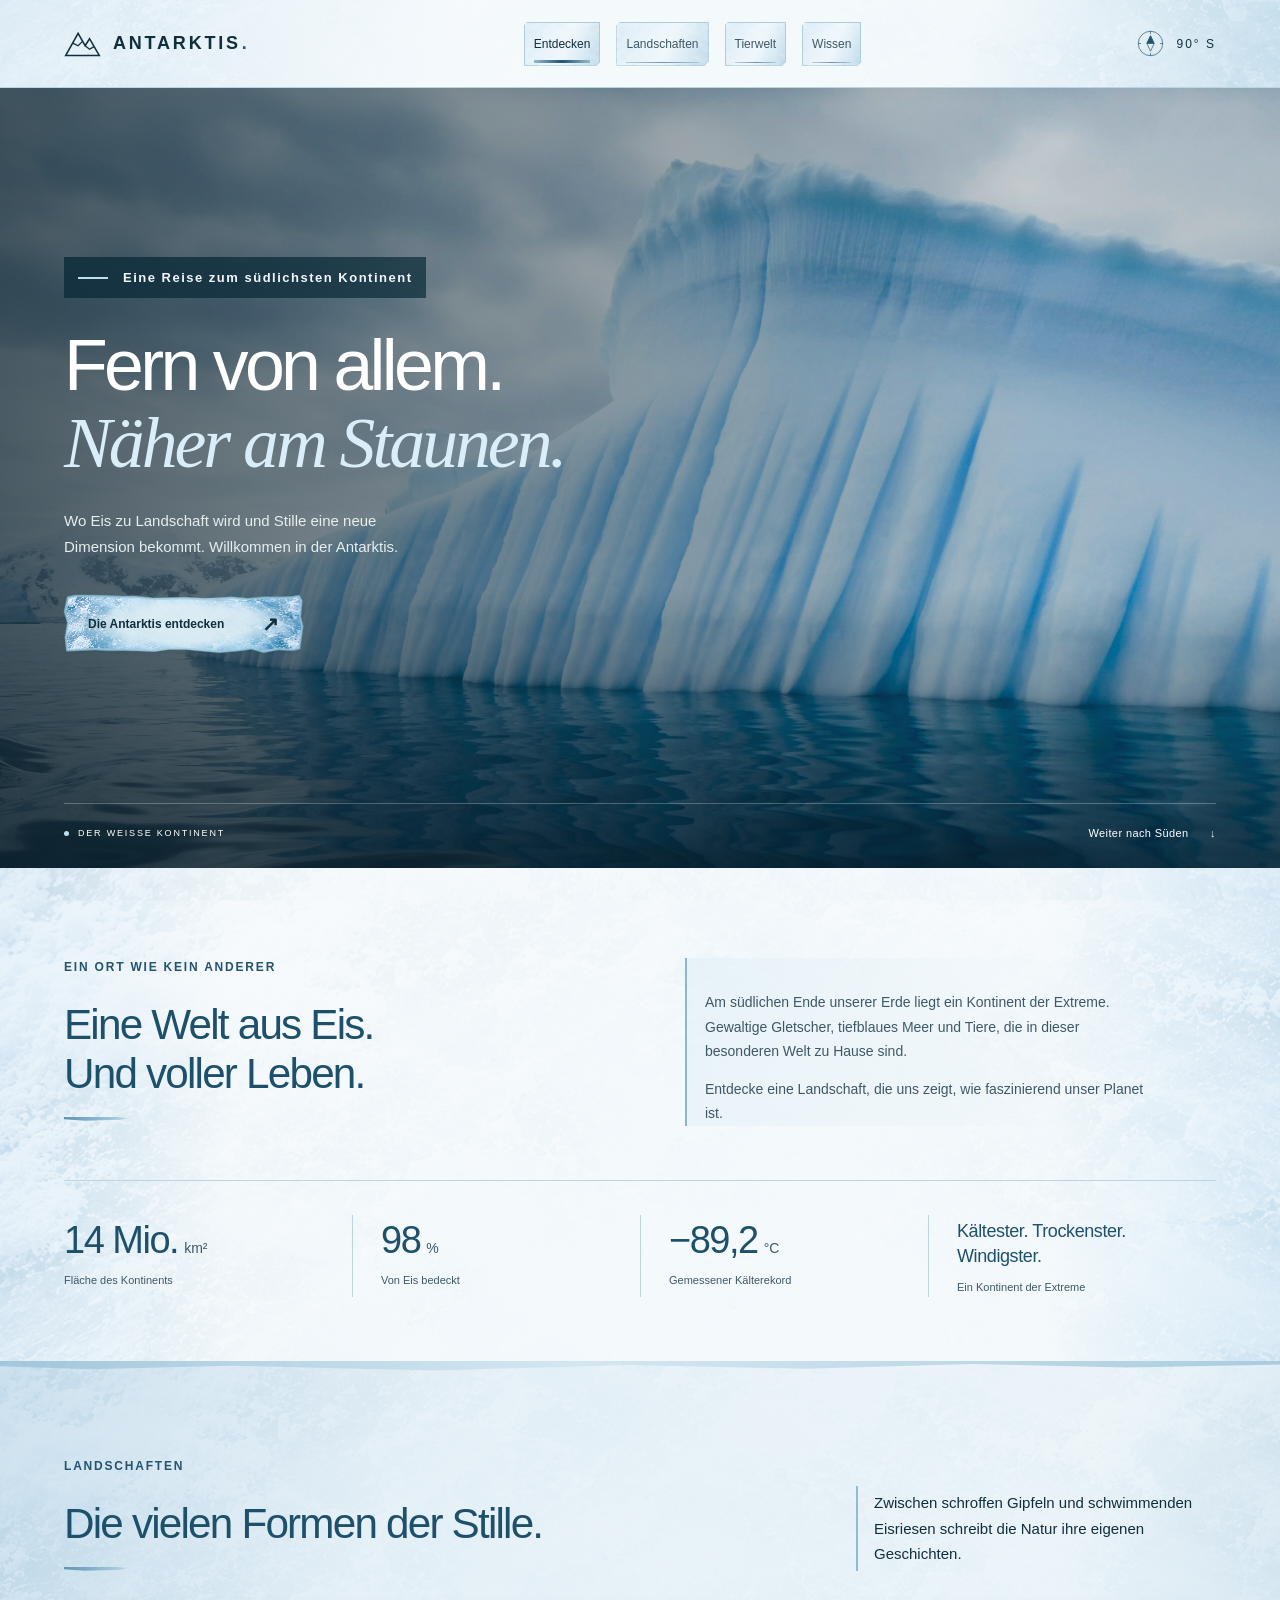
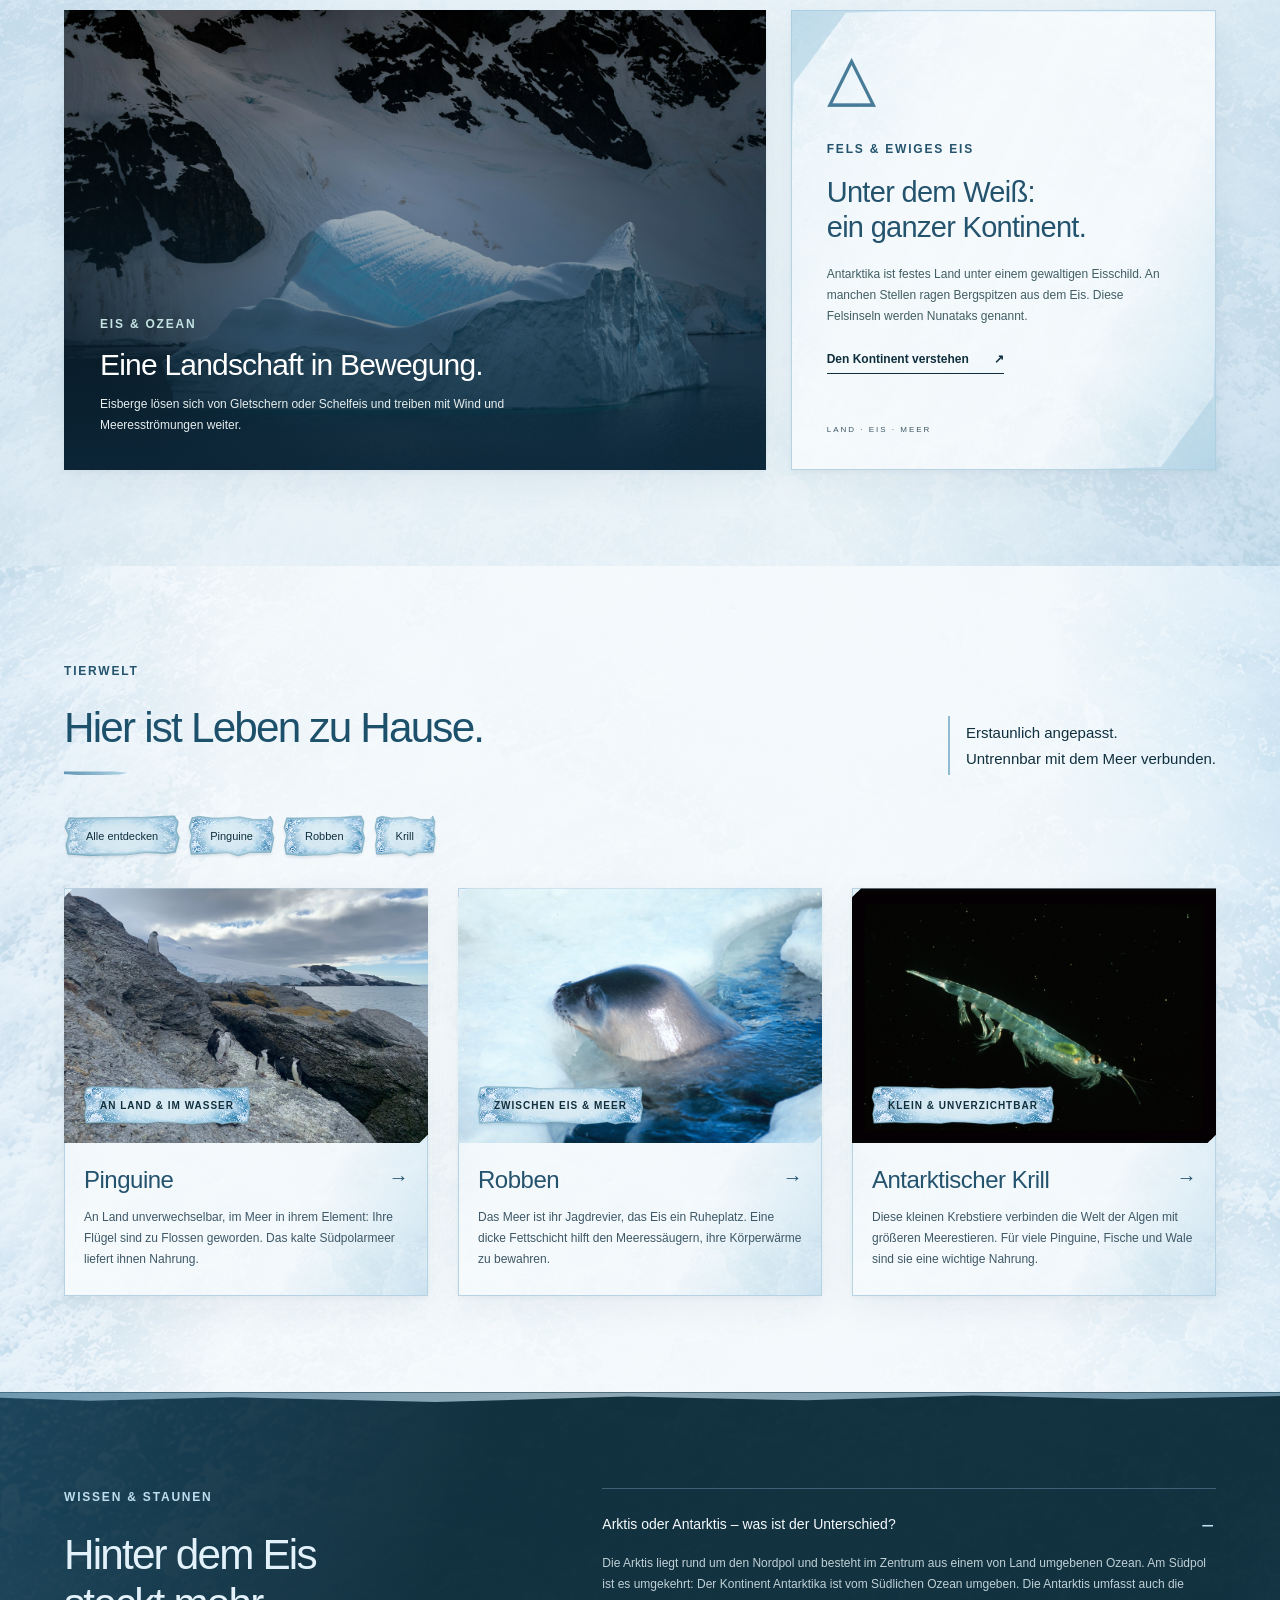
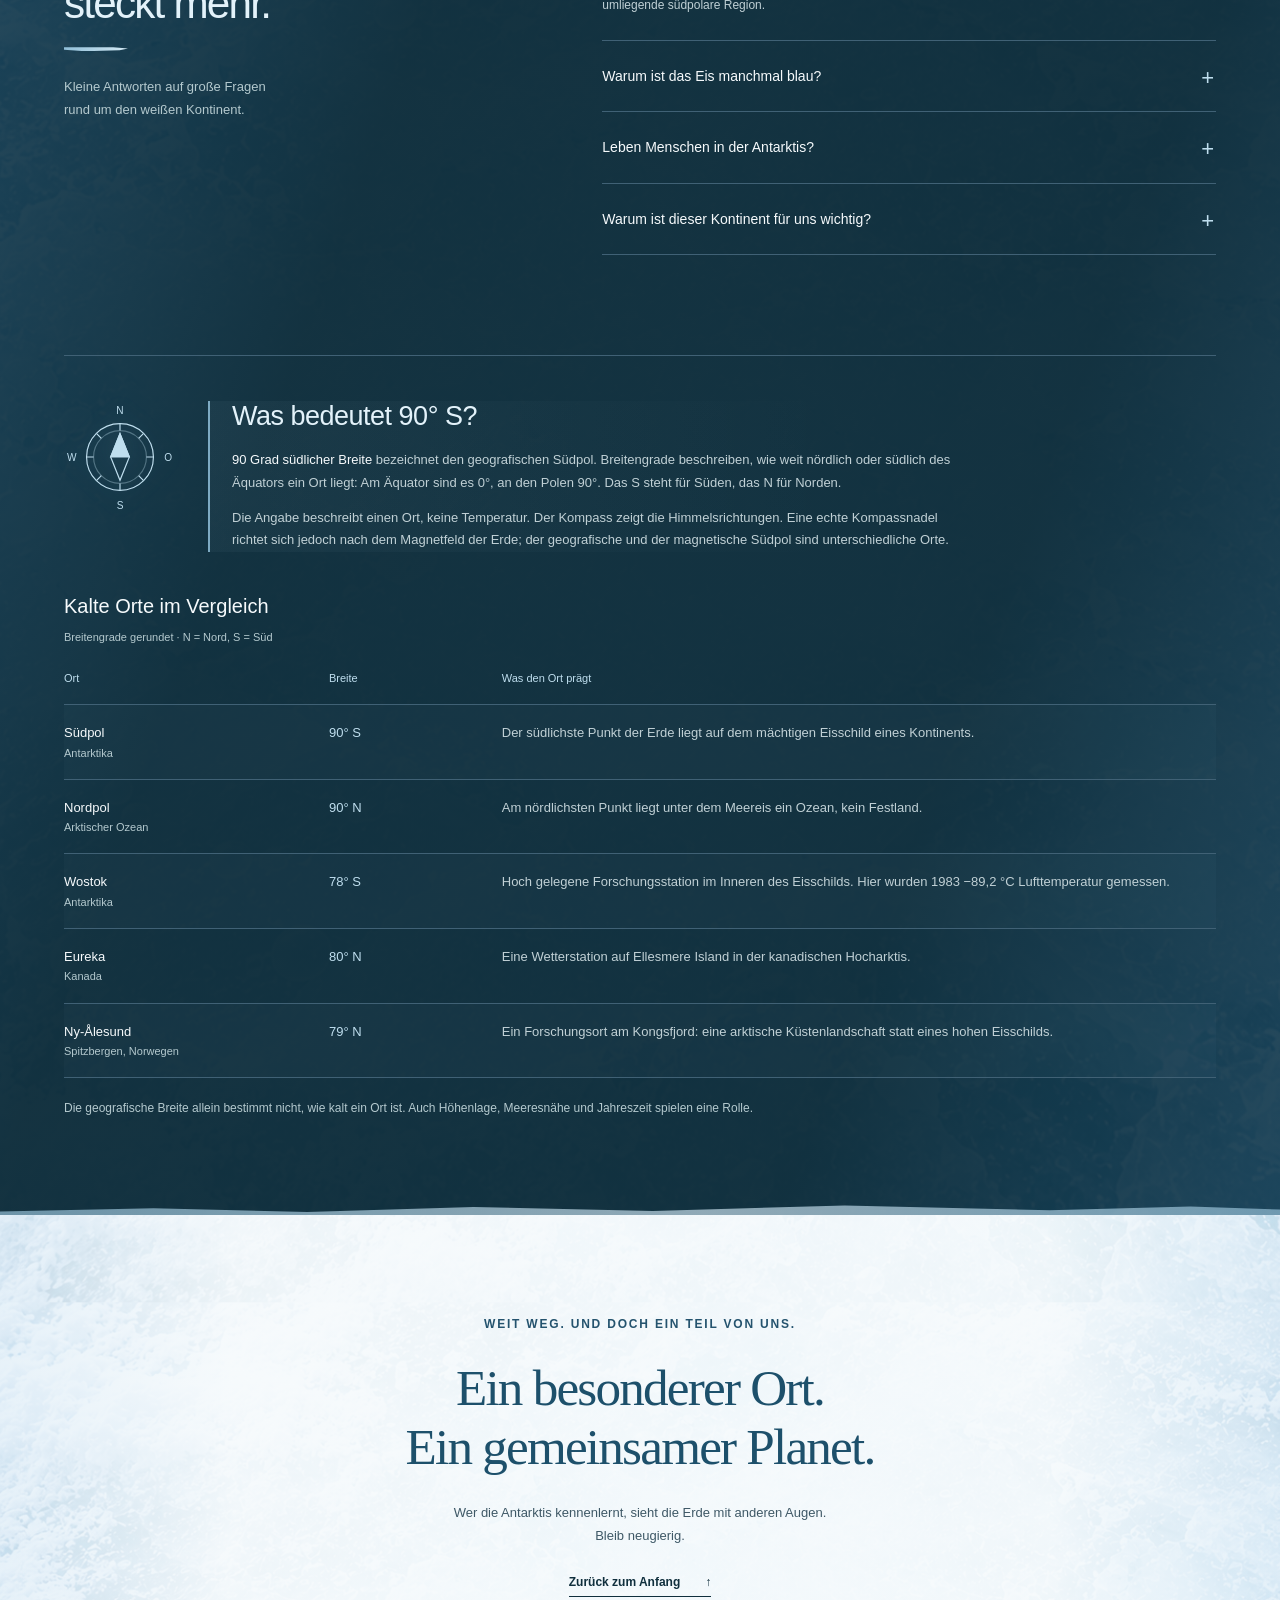
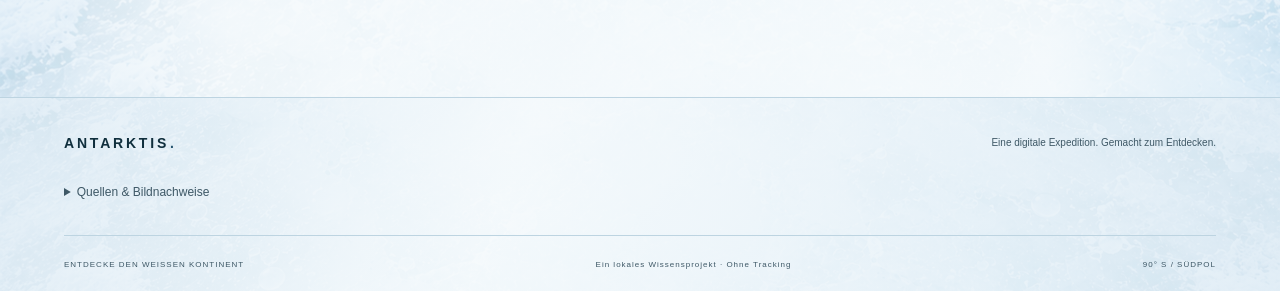
<file: index.html>
<!DOCTYPE html>
<html lang="de">
<head>
  <meta charset="UTF-8">
  <meta name="viewport" content="width=device-width, initial-scale=1.0">
  <meta name="description" content="Eine digitale Expedition in die Antarktis. Entdecke Landschaften aus Eis, eine faszinierende Tierwelt und den südlichsten Kontinent unserer Erde.">
  <meta name="theme-color" content="#102f3d">
  <title>Antarktis — Am Ende der Welt. Am Anfang des Staunens.</title>
  <link rel="icon" href="frontend/favicon.svg" type="image/svg+xml">
  <link rel="stylesheet" href="styles.css">
  <script src="scripts.js" defer></script>
</head>
<body>
  <a class="skip-link" href="#inhalt">Zum Inhalt springen</a>

  <!-- Navigation bleibt ohne JavaScript vollständig zugänglich. -->
  <header class="site-header">
    <a class="brand" href="#start" aria-label="Antarktis – Startseite">
      <svg class="brand-icon" viewBox="0 0 42 32" fill="none" aria-hidden="true">
        <path d="M2 29 16 4l8 14 5-8 11 19H2Z" stroke="currentColor" stroke-width="1.8"/>
        <path d="m10 15 6 3 5-5M24 18l5 4 5-3" stroke="currentColor" stroke-width="1.5"/>
      </svg>
      ANTARKTIS<span class="brand-dot">.</span>
    </a>
    <button class="menu-toggle ice-button" type="button" aria-expanded="false" aria-controls="main-navigation" hidden>
      Menü <span aria-hidden="true">☰</span>
    </button>
    <nav id="main-navigation" class="navigation" aria-label="Hauptnavigation">
      <a href="#start" aria-current="location">Entdecken</a>
      <a href="#landschaften">Landschaften</a>
      <a href="#tierwelt">Tierwelt</a>
      <a href="#wissen">Wissen</a>
    </nav>
    <span class="header-coordinate" aria-label="Südpol: 90 Grad südlicher Breite">
      <svg class="compass-icon" viewBox="0 0 64 64" aria-hidden="true" focusable="false">
        <circle cx="32" cy="32" r="27"/>
        <path d="M32 5v6m27 21h-6M32 59v-6M5 32h6M32 15l8 17-8 17-8-17Z"/>
        <path class="compass-needle" d="m32 15 8 17H24Z"/>
      </svg>
      90° S
    </span>
  </header>

  <main id="inhalt">
    <section class="hero" id="start" aria-labelledby="hero-title">
      <img class="hero-image" src="frontend/bilder_landschaft/hero-antarktis.jpg"
        alt="Blauer Eisberg vor schneebedeckten Bergen im antarktischen Meer"
        width="2400" height="1350" fetchpriority="high">
      <div class="hero-shade"></div>
      <div class="hero-content page-width">
        <p class="eyebrow"><span class="tiny-line"></span> Eine Reise zum südlichsten Kontinent</p>
        <h1 id="hero-title">Fern von allem.<br><em>Näher am Staunen.</em></h1>
        <p class="hero-description">Wo Eis zu Landschaft wird und Stille eine neue<br class="desktop-break"> Dimension bekommt. Willkommen in der Antarktis.</p>
        <a class="button button-light ice-button" href="#landschaften">
          Die Antarktis entdecken <span aria-hidden="true">↗</span>
        </a>
      </div>
      <div class="hero-bottom page-width">
        <span><span class="status-dot"></span> DER WEISSE KONTINENT</span>
        <a href="#ueberblick">Weiter nach Süden <span aria-hidden="true">↓</span></a>
      </div>
    </section>

    <!-- Fakten und Quellen: gerundete Werte; weiterführende Belege im Quellenbereich. -->
    <section class="intro page-width" id="ueberblick" aria-labelledby="intro-title">
      <div class="intro-copy">
        <p class="eyebrow section-label"> EIN ORT WIE KEIN ANDERER</p>
        <h2 id="intro-title">Eine Welt aus Eis.<br>Und voller Leben.</h2>
      </div>
      <div class="intro-detail">
        <p>Am südlichen Ende unserer Erde liegt ein Kontinent der Extreme. Gewaltige Gletscher, tiefblaues Meer und Tiere, die in dieser besonderen Welt zu Hause sind.</p>
        <p>Entdecke eine Landschaft, die uns zeigt, wie faszinierend unser Planet ist.</p>
      </div>
      <dl class="facts">
        <div>
          <dt>Fläche des Kontinents</dt>
          <dd>14 Mio.<span>km²</span></dd>
        </div>
        <div>
          <dt>Von Eis bedeckt</dt>
          <dd>98<span>%</span></dd>
        </div>
        <div>
          <dt>Gemessener Kälterekord</dt>
          <dd>−89,2<span>°C</span></dd>
        </div>
        <div class="fact-note">
          <dt>Ein Kontinent der Extreme</dt>
          <dd>Kältester. Trockenster.<br>Windigster.</dd>
        </div>
      </dl>
    </section>

    <section class="landscapes section-space" id="landschaften" aria-labelledby="landscapes-title">
      <div class="page-width">
        <div class="section-heading">
          <div>
            <p class="eyebrow section-label"> LANDSCHAFTEN</p>
            <h2 id="landscapes-title">Die vielen Formen der Stille.</h2>
          </div>
          <p>Zwischen schroffen Gipfeln und schwimmenden<br class="desktop-break"> Eisriesen schreibt die Natur ihre eigenen Geschichten.</p>
        </div>
        <div class="landscape-grid">
          <article class="landscape-feature">
            <img src="frontend/bilder_landschaft/eisberge.jpg"
              alt="Blauer Eisberg vor einer schneebedeckten antarktischen Bergwand"
              width="1800" height="1200" loading="lazy">
            <div class="image-caption">
              <span class="eyebrow">EIS & OZEAN</span>
              <h3>Eine Landschaft in Bewegung.</h3>
              <p>Eisberge lösen sich von Gletschern oder Schelfeis und treiben mit Wind und Meeresströmungen weiter.</p>
            </div>
          </article>
          <article class="landscape-note">
            <span class="line-art" aria-hidden="true">△</span>
            <p class="eyebrow">FELS & EWIGES EIS</p>
            <h3>Unter dem Weiß:<br>ein ganzer Kontinent.</h3>
            <p>Antarktika ist festes Land unter einem gewaltigen Eisschild. An manchen Stellen ragen Bergspitzen aus dem Eis. Diese Felsinseln werden Nunataks genannt.</p>
            <a class="text-link" href="#wissen">
              Den Kontinent verstehen <span aria-hidden="true">↗</span>
            </a>
            <span class="note-coordinate">LAND · EIS · MEER</span>
          </article>
        </div>
      </div>
    </section>

    <section class="wildlife page-width section-space" id="tierwelt" aria-labelledby="wildlife-title">
      <div class="section-heading">
        <div>
          <p class="eyebrow section-label"> TIERWELT</p>
          <h2 id="wildlife-title">Hier ist Leben zu Hause.</h2>
        </div>
        <p>Erstaunlich angepasst.<br>Untrennbar mit dem Meer verbunden.</p>
      </div>
      <!-- Filter werden erst mit JavaScript sichtbar; ohne JS sind alle Tiere lesbar. -->
      <div class="animal-filters" role="group" aria-label="Tierwelt filtern" hidden>
        <button class="ice-button" type="button" data-filter="alle" aria-pressed="true">Alle entdecken</button>
        <button class="ice-button" type="button" data-filter="pinguine" aria-pressed="false">Pinguine</button>
        <button class="ice-button" type="button" data-filter="robben" aria-pressed="false">Robben</button>
        <button class="ice-button" type="button" data-filter="krill" aria-pressed="false">Krill</button>
      </div>
      <p class="sr-only" id="filter-status" role="status" aria-live="polite"></p>
      <div class="animal-grid">
        <article class="animal-card" data-category="pinguine">
          <a class="animal-card-link" href="tierwelt.html#pinguine" aria-labelledby="penguin-card-title">
            <div class="animal-image-wrap">
              <img src="frontend/bilder_tiere/pinguine.jpg"
                alt="Zügelpinguine auf der Felsküste von Coronation Island"
                width="3735" height="2801" loading="lazy">
              <span class="image-tag ice-label">AN LAND & IM WASSER</span>
            </div>
            <div class="animal-description">
              <h3 id="penguin-card-title">Pinguine <span aria-hidden="true">→</span></h3>
              <p>An Land unverwechselbar, im Meer in ihrem Element: Ihre Flügel sind zu Flossen geworden. Das kalte Südpolarmeer liefert ihnen Nahrung.</p>
            </div>
          </a>
        </article>
        <article class="animal-card" data-category="robben">
          <a class="animal-card-link" href="tierwelt.html#robben" aria-labelledby="seal-card-title">
            <div class="animal-image-wrap">
              <img src="frontend/bilder_tiere/robbe.jpg"
                alt="Weddellrobbe schaut aus einem Atemloch im antarktischen Eis"
                width="1816" height="1196" loading="lazy">
              <span class="image-tag ice-label">ZWISCHEN EIS & MEER</span>
            </div>
            <div class="animal-description">
              <h3 id="seal-card-title">Robben <span aria-hidden="true">→</span></h3>
              <p>Das Meer ist ihr Jagdrevier, das Eis ein Ruheplatz. Eine dicke Fettschicht hilft den Meeressäugern, ihre Körperwärme zu bewahren.</p>
            </div>
          </a>
        </article>
        <article class="animal-card" data-category="krill">
          <a class="animal-card-link" href="tierwelt.html#krill" aria-labelledby="krill-card-title">
            <div class="animal-image-wrap krill-image">
              <img src="frontend/bilder_tiere/krill.jpg" alt="Antarktischer Krill mit durchscheinendem Körper und großen dunklen Augen" width="4240" height="2893" loading="lazy">
              <span class="image-tag ice-label">KLEIN & UNVERZICHTBAR</span>
            </div>
            <div class="animal-description">
              <h3 id="krill-card-title">Antarktischer Krill <span aria-hidden="true">→</span></h3>
              <p>Diese kleinen Krebstiere verbinden die Welt der Algen mit größeren Meerestieren. Für viele Pinguine, Fische und Wale sind sie eine wichtige Nahrung.</p>
            </div>
          </a>
        </article>
      </div>
    </section>

    <section class="knowledge section-space" id="wissen" aria-labelledby="knowledge-title">
      <div class="page-width knowledge-grid">
        <div>
          <p class="eyebrow section-label"> WISSEN & STAUNEN</p>
          <h2 id="knowledge-title">Hinter dem Eis<br>steckt mehr.</h2>
          <p class="knowledge-intro">Kleine Antworten auf große Fragen<br>rund um den weißen Kontinent.</p>
        </div>
        <div class="questions">
          <details open>
            <summary>Arktis oder Antarktis – was ist der Unterschied?</summary>
            <p>Die Arktis liegt rund um den Nordpol und besteht im Zentrum aus einem von Land umgebenen Ozean. Am Südpol ist es umgekehrt: Der Kontinent Antarktika ist vom Südlichen Ozean umgeben. Die Antarktis umfasst auch die umliegende südpolare Region.</p>
          </details>
          <details>
            <summary>Warum ist das Eis manchmal blau?</summary>
            <p>Dichtes Eis absorbiert rotes Licht stärker als blaues. Wenn Licht einen längeren Weg durch das Eis zurücklegt, wird der blaue Farbton besonders sichtbar. Viele kleine Luftblasen lassen Schnee und Eis dagegen weiß erscheinen.</p>
          </details>
          <details>
            <summary>Leben Menschen in der Antarktis?</summary>
            <p>Es gibt keine dauerhaft ansässige Bevölkerung. Menschen leben und arbeiten zeitweise auf Forschungsstationen – im Sommer deutlich mehr als im Winter. Sie untersuchen unter anderem Eis, Klima und Ökosysteme.</p>
          </details>
          <details>
            <summary>Warum ist dieser Kontinent für uns wichtig?</summary>
            <p>Antarktisches Eis speichert einen großen Teil des Süßwassers der Erde. Eisbohrkerne bewahren Hinweise auf das Klima vergangener Zeiten. Und der Südliche Ozean spielt eine wichtige Rolle im weltweiten Austausch von Wärme und Wasser.</p>
          </details>
        </div>
        <!-- Breitengrade beschreiben die Lage. Der Vergleich ist keine Kälterangliste. -->
        <section class="polar-guide" aria-labelledby="polar-guide-title">
          <div class="polar-explanation">
            <svg class="compass-rose" viewBox="0 0 144 144" aria-hidden="true" focusable="false">
              <circle cx="72" cy="72" r="43"/>
              <circle class="compass-inner-ring" cx="72" cy="72" r="34"/>
              <path d="M72 29v9m43 34h-9M72 115v-9M29 72h9M42 42l6 6m54-6-6 6m6 54-6-6m-54 6 6-6M72 42l12 30-12 30-12-30Z"/>
              <path class="compass-needle" d="m72 42 12 30H60Z"/>
              <text x="72" y="17">N</text>
              <text x="134" y="77">O</text>
              <text x="72" y="139">S</text>
              <text x="10" y="77">W</text>
            </svg>
            <div>
              <h3 id="polar-guide-title">Was bedeutet 90° S?</h3>
              <p><strong>90 Grad südlicher Breite</strong> bezeichnet den geografischen Südpol. Breitengrade beschreiben, wie weit nördlich oder südlich des Äquators ein Ort liegt: Am Äquator sind es 0°, an den Polen 90°. Das S steht für Süden, das N für Norden.</p>
              <p>Die Angabe beschreibt einen Ort, keine Temperatur. Der Kompass zeigt die Himmelsrichtungen. Eine echte Kompassnadel richtet sich jedoch nach dem Magnetfeld der Erde; der geografische und der magnetische Südpol sind unterschiedliche Orte.</p>
            </div>
          </div>
          <table class="polar-comparison">
            <caption>Kalte Orte im Vergleich <span>Breitengrade gerundet · N = Nord, S = Süd</span></caption>
            <thead>
              <tr><th scope="col">Ort</th><th scope="col">Breite</th><th scope="col">Was den Ort prägt</th></tr>
            </thead>
            <tbody>
              <tr>
                <th scope="row">Südpol <span>Antarktika</span></th>
                <td>90° S</td>
                <td>Der südlichste Punkt der Erde liegt auf dem mächtigen Eisschild eines Kontinents.</td>
              </tr>
              <tr>
                <th scope="row">Nordpol <span>Arktischer Ozean</span></th>
                <td>90° N</td>
                <td>Am nördlichsten Punkt liegt unter dem Meereis ein Ozean, kein Festland.</td>
              </tr>
              <tr>
                <th scope="row">Wostok <span>Antarktika</span></th>
                <td>78° S</td>
                <td>Hoch gelegene Forschungsstation im Inneren des Eisschilds. Hier wurden 1983 −89,2 °C Lufttemperatur gemessen.</td>
              </tr>
              <tr>
                <th scope="row">Eureka <span>Kanada</span></th>
                <td>80° N</td>
                <td>Eine Wetterstation auf Ellesmere Island in der kanadischen Hocharktis.</td>
              </tr>
              <tr>
                <th scope="row">Ny-Ålesund <span>Spitzbergen, Norwegen</span></th>
                <td>79° N</td>
                <td>Ein Forschungsort am Kongsfjord: eine arktische Küstenlandschaft statt eines hohen Eisschilds.</td>
              </tr>
            </tbody>
          </table>
          <p class="polar-context">Die geografische Breite allein bestimmt nicht, wie kalt ein Ort ist. Auch Höhenlage, Meeresnähe und Jahreszeit spielen eine Rolle.</p>
        </section>
      </div>
    </section>

    <section class="closing page-width">
      <p class="eyebrow section-label">WEIT WEG. UND DOCH EIN TEIL VON UNS.</p>
      <h2>Ein besonderer Ort.<br>Ein gemeinsamer Planet.</h2>
      <p>Wer die Antarktis kennenlernt, sieht die Erde mit anderen Augen.<br>Bleib neugierig.</p>
      <a class="text-link" href="#start">Zurück zum Anfang <span aria-hidden="true">↑</span></a>
    </section>
  </main>

  <footer class="site-footer">
    <div class="page-width">
      <div class="footer-top">
        <a class="brand" href="#start">ANTARKTIS<span class="brand-dot">.</span></a>
        <p>Eine digitale Expedition. Gemacht zum Entdecken.</p>
      </div>
      <details id="quellen" class="sources">
        <summary>Quellen & Bildnachweise</summary>
        <p>Diese Website funktioniert vollständig offline. Die folgenden weiterführenden Quellen benötigen eine Internetverbindung.</p>
        <ul>
          <li><a href="https://www.usap.gov/aboutthecontinent/">U.S. Antarctic Program – Kontinent, Fläche und Eisbedeckung</a></li>
          <li><a href="https://www.bas.ac.uk/about/where-we-work/antarctica/">British Antarctic Survey – Landschaft, Eis und Forschung</a></li>
          <li><a href="https://legacy.bas.ac.uk/about_antarctica/geography/weather/temperatures.php">British Antarctic Survey – Temperaturen und Kälterekord (Wostok, 1983)</a></li>
          <li><a href="https://www.antarctica.gov.au/about-antarctica/animals/">Australian Antarctic Program – Tierwelt</a></li>
          <li><a href="https://www.antarctica.gov.au/about-antarctica/animals/food-web/">Australian Antarctic Program – Krill und das Nahrungsnetz</a></li>
          <li><a href="https://nsidc.org/learn/parts-cryosphere/glaciers/glacier-quick-facts">NSIDC – Warum Gletschereis blau ist</a></li>
          <li><a href="https://oceanservice.noaa.gov/facts/latitude.html">NOAA – Breitengrade und geografische Pole</a></li>
          <li><a href="https://www.ncei.noaa.gov/products/geomagnetism-frequently-asked-questions">NOAA – Kompass und magnetische Pole</a></li>
          <li><a href="https://nsidc.org/learn/ask-scientist/how-does-antarctic-sea-ice-differ-arctic-sea-ice">NSIDC – Meereis in Arktis und Antarktis</a></li>
          <li><a href="https://legacy.bas.ac.uk/met/jds/weather/weather.htm">British Antarctic Survey – Lage und Höhenlage von Wostok</a></li>
          <li><a href="https://www.canada.ca/en/air-force/corporate/alert.html">Government of Canada – Eureka in der Hocharktis</a></li>
          <li><a href="https://nyalesundresearch.no/">Ny-Ålesund Research Station – Forschung bei 79° Nord</a></li>
          <li><a href="https://npolar.no/en/sverdrup/">Norwegisches Polarinstitut – Ny-Ålesund am Kongsfjord</a></li>
          <li><a href="docs/BILDQUELLEN.md">Lokale Bildnachweise mit Urhebern und Lizenzen</a></li>
        </ul>
        <h3>Bildnachweise</h3>
        <ul>
          <li>Titelbild: Derek Oyen, Unsplash-Lizenz.</li>
          <li>Eisberg: James Eades, Unsplash-Lizenz.</li>
          <li>Zügelpinguine: Morhua, CC0 1.0.</li>
          <li>Weddellrobbe: Foto Giuseppe Zibordi; Credit Michael Van Woert, NOAA NESDIS, ORA; Public Domain gemäß NOAA-Freigabe.</li>
          <li>Antarktischer Krill: Dr. Wayne Trivelpiece / NOAA Photo Library; Public Domain.</li>
        </ul>
      </details>
      <div class="footer-bottom">
        <span>ENTDECKE DEN WEISSEN KONTINENT</span>
        <span>Ein lokales Wissensprojekt · Ohne Tracking</span>
        <span>90° S / SÜDPOL</span>
      </div>
    </div>
  </footer>
</body>
</html>
</file>
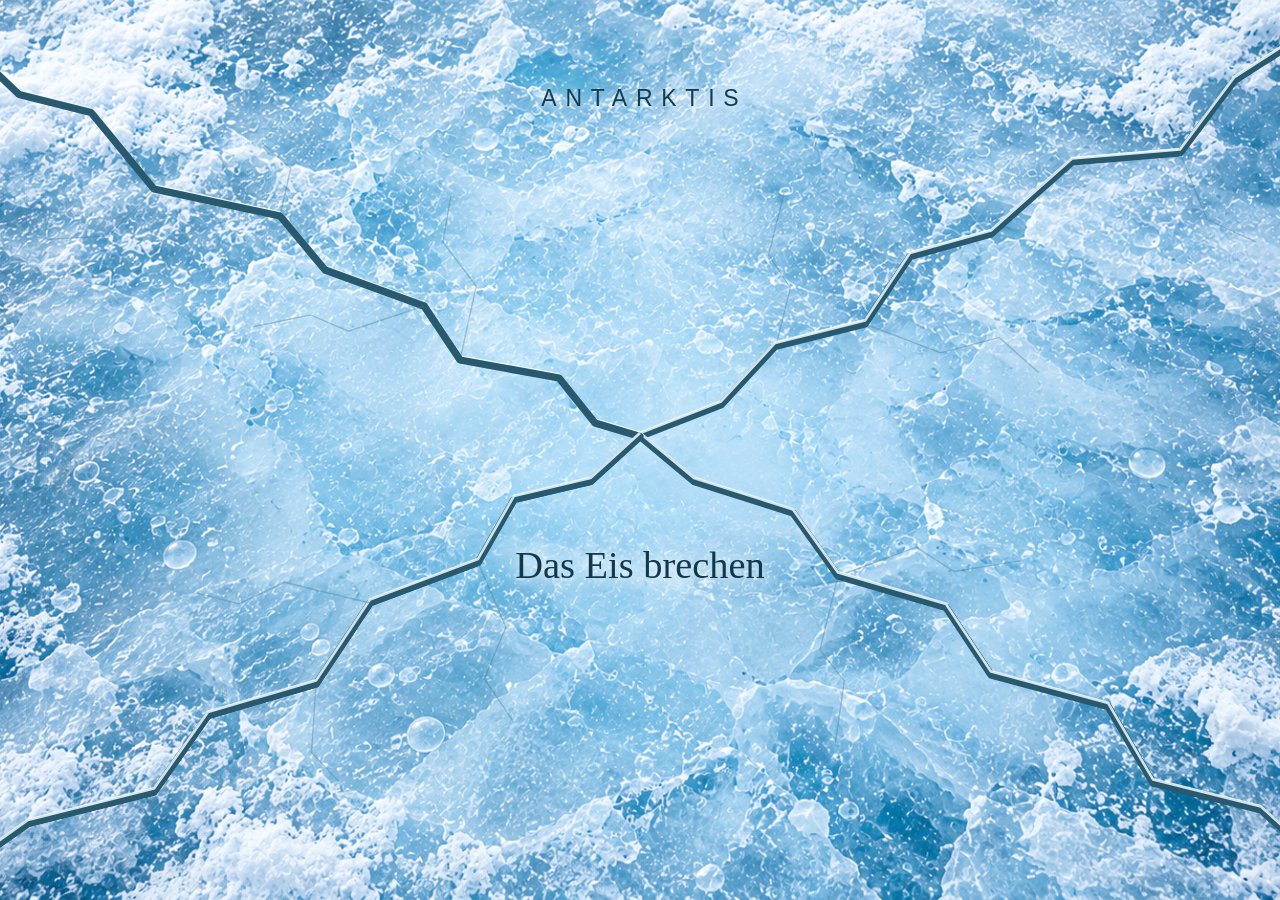
<file: opening.html>
<!DOCTYPE html>
<html lang="de">
<head>
  <meta charset="UTF-8">
  <meta name="viewport" content="width=device-width, initial-scale=1.0">
  <meta name="description" content="Brich das Eis und entdecke die Antarktis.">
  <meta name="theme-color" content="#d8edf3">
  <title>Antarktis — Das Eis brechen</title>
  <link rel="icon" href="frontend/favicon.svg" type="image/svg+xml">
  <link rel="stylesheet" href="styles.css">
  <script src="scripts.js" defer></script>
</head>
<body class="opening-page">
  <main class="opening-stage" aria-labelledby="opening-title">
    <!-- Die echte Zielseite liegt bereits unter dem Eis. Sie ist hier weder
         fokussierbar noch für Screenreader doppelt zugänglich. -->
    <div class="opening-destination" inert aria-hidden="true">
      <iframe src="index.html" title="Vorschau der Antarktis-Startseite" tabindex="-1"></iframe>
    </div>

    <!-- Gemeinsame Textur und passgenaue Bruchkanten: vier unabhängig bewegte
         SVG-Flächen. Das feste Koordinatensystem wird auf Mobilgeräten beschnitten. -->
    <svg class="ice-surface" viewBox="0 0 1600 1000" preserveAspectRatio="xMidYMid slice" aria-hidden="true" focusable="false">
      <defs>
        <pattern id="ice-texture" width="1600" height="1000" patternUnits="userSpaceOnUse">
          <image href="frontend/bilder_landschaft/eisdecke.png" width="1600" height="1000" preserveAspectRatio="xMidYMid slice"/>
        </pattern>
      </defs>
      <g class="ice-slab ice-slab-top" fill="url(#ice-texture)">
        <path class="ice-plate" d="M-20-20H1620L1600 0 1460 90 1400 170 1280 180 1190 260 1100 285 1050 360 950 385 890 450 800 485 750 470 710 420 600 400 560 340 450 300 400 240 260 210 190 125 110 105 0 0Z"/>
        <path class="ice-edge" d="M0 0 110 105 190 125 260 210 400 240 450 300 560 340 600 400 710 420 750 470 800 485 890 450 950 385 1050 360 1100 285 1190 260 1280 180 1400 170 1460 90 1600 0"/>
        <path class="ice-hairline" d="m600 400 18-82-37-49 9-52m361 168 16-65-24-37 17-68m-560 25 12-53-32-28"/>
      </g>
      <g class="ice-slab ice-slab-right" fill="url(#ice-texture)">
        <path class="ice-plate" d="M1620-20V1020L1600 1000 1490 900 1370 870 1320 785 1190 750 1140 675 1020 640 970 570 860 535 800 485 890 450 950 385 1050 360 1100 285 1190 260 1280 180 1400 170 1460 90 1600 0Z"/>
        <path class="ice-edge" d="m800 485 90-35 60-65 100-25 50-75 90-25 90-80 120-10 60-80 140-90"/>
        <path class="ice-hairline" d="m1050 360 84 32 65-17 44 39m-223 226 87-32 42 27 74-12m177-453 30 74 55 25"/>
      </g>
      <g class="ice-slab ice-slab-bottom" fill="url(#ice-texture)">
        <path class="ice-plate" d="M1620 1020H-20L0 1000 120 915 260 880 320 795 440 760 500 670 620 625 660 555 745 535 800 485 860 535 970 570 1020 640 1140 675 1190 750 1320 785 1370 870 1490 900 1600 1000Z"/>
        <path class="ice-edge" d="m0 1000 120-85 140-35 60-85 120-35 60-90 120-45 40-70 85-20 55-50 60 50 110 35 50 70 120 35 50 75 130 35 50 85 120 30 110 100"/>
        <path class="ice-hairline" d="m620 625 31 72-24 57 31 46m362-160-20 82 27 35-10 69m-577-66-5 76 30 32"/>
      </g>
      <g class="ice-slab ice-slab-left" fill="url(#ice-texture)">
        <path class="ice-plate" d="M-20 1020V-20L0 0 110 105 190 125 260 210 400 240 450 300 560 340 600 400 710 420 750 470 800 485 745 535 660 555 620 625 500 670 440 760 320 795 260 880 120 915 0 1000Z"/>
        <path class="ice-edge" d="m0 1000 120-85 140-35 60-85 120-35 60-90 120-45 40-70 85-20 55-50"/>
        <path class="ice-hairline" d="m560 340-84 28-42-18-64 13m130 307-95-23-51 24-46-12m-48-449-50 52-67 4"/>
      </g>
    </svg>

    <h1 id="opening-title" class="opening-brand">Antarktis</h1>
    <!-- Ein einziges Ziel für Riss und Text. Ohne JavaScript folgt der Browser
         diesem normalen Link unmittelbar. Enter und modifizierte Klicks bleiben nutzbar. -->
    <a class="ice-trigger" href="index.html" aria-label="Das Eis brechen – zur Antarktis-Startseite">
      <span>Das Eis brechen</span>
    </a>
    <p class="sr-only" id="opening-status" role="status"></p>
  </main>
</body>
</html>
</file>
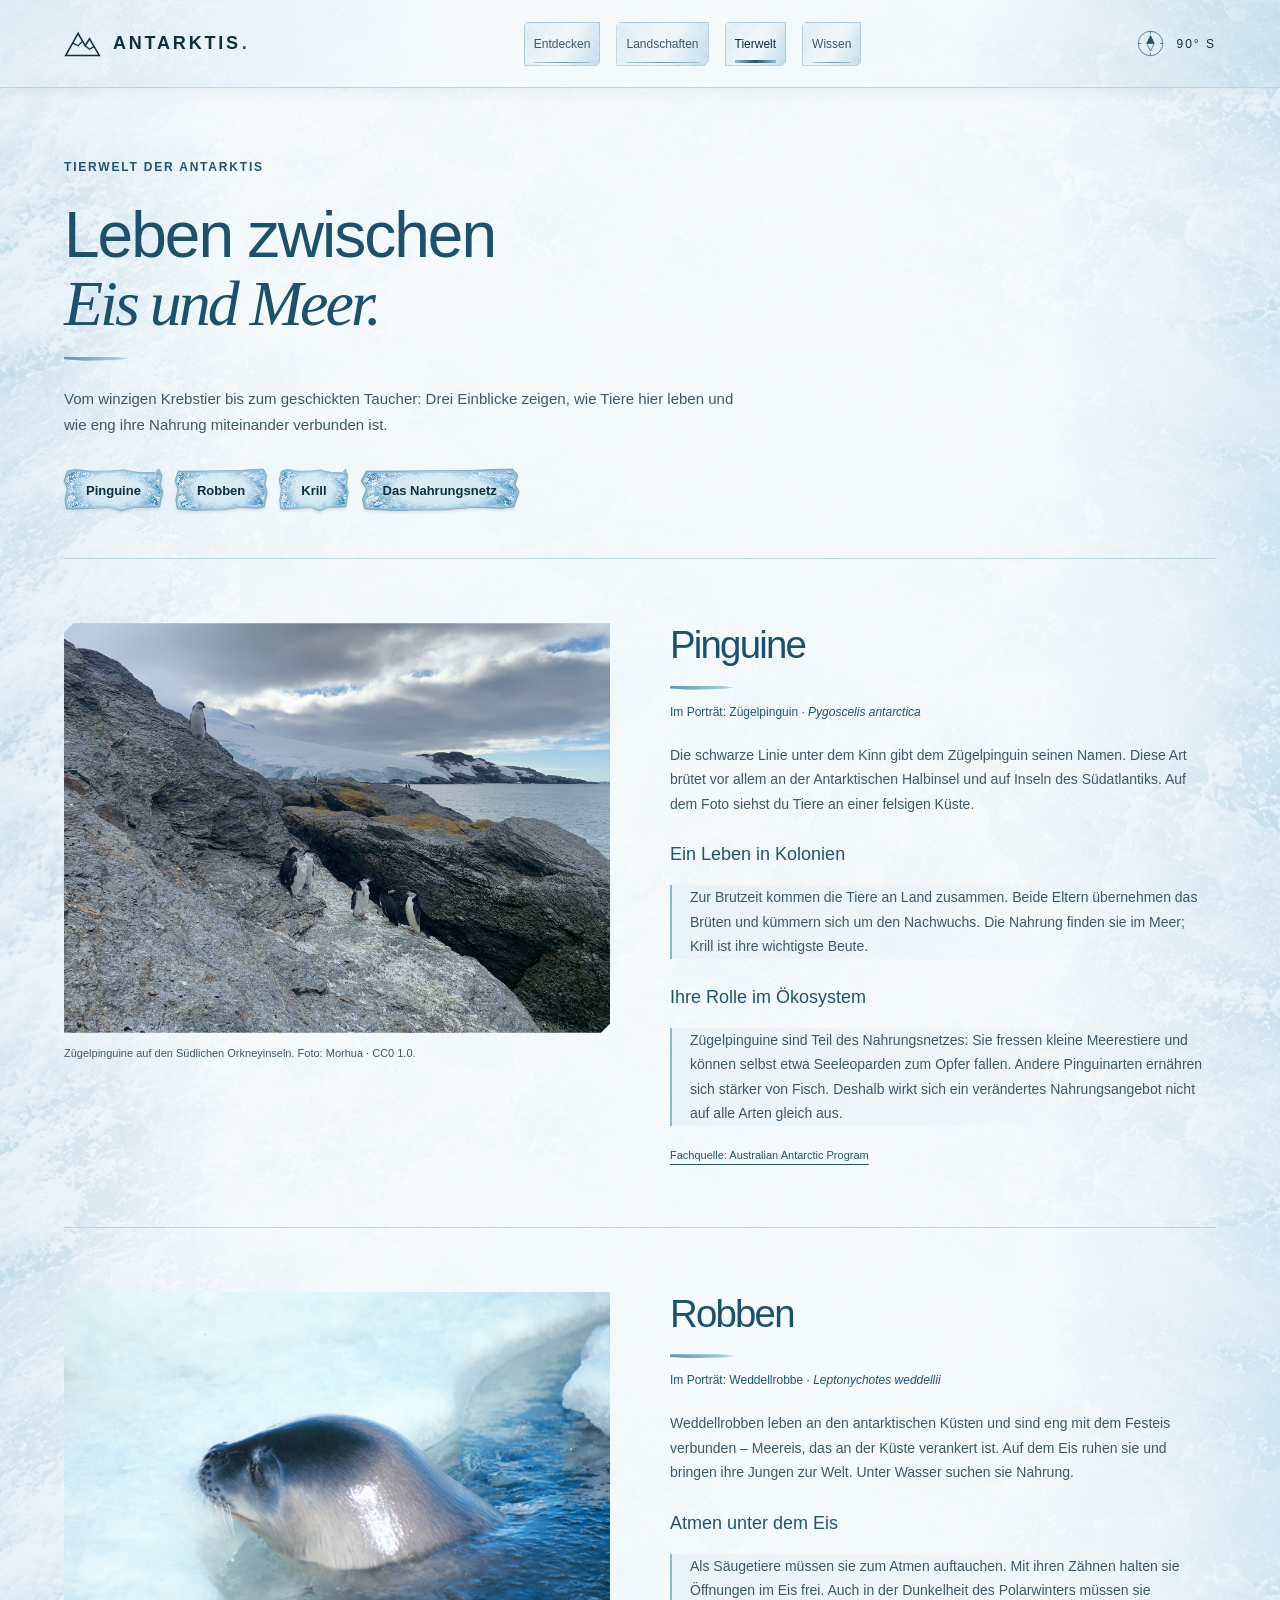
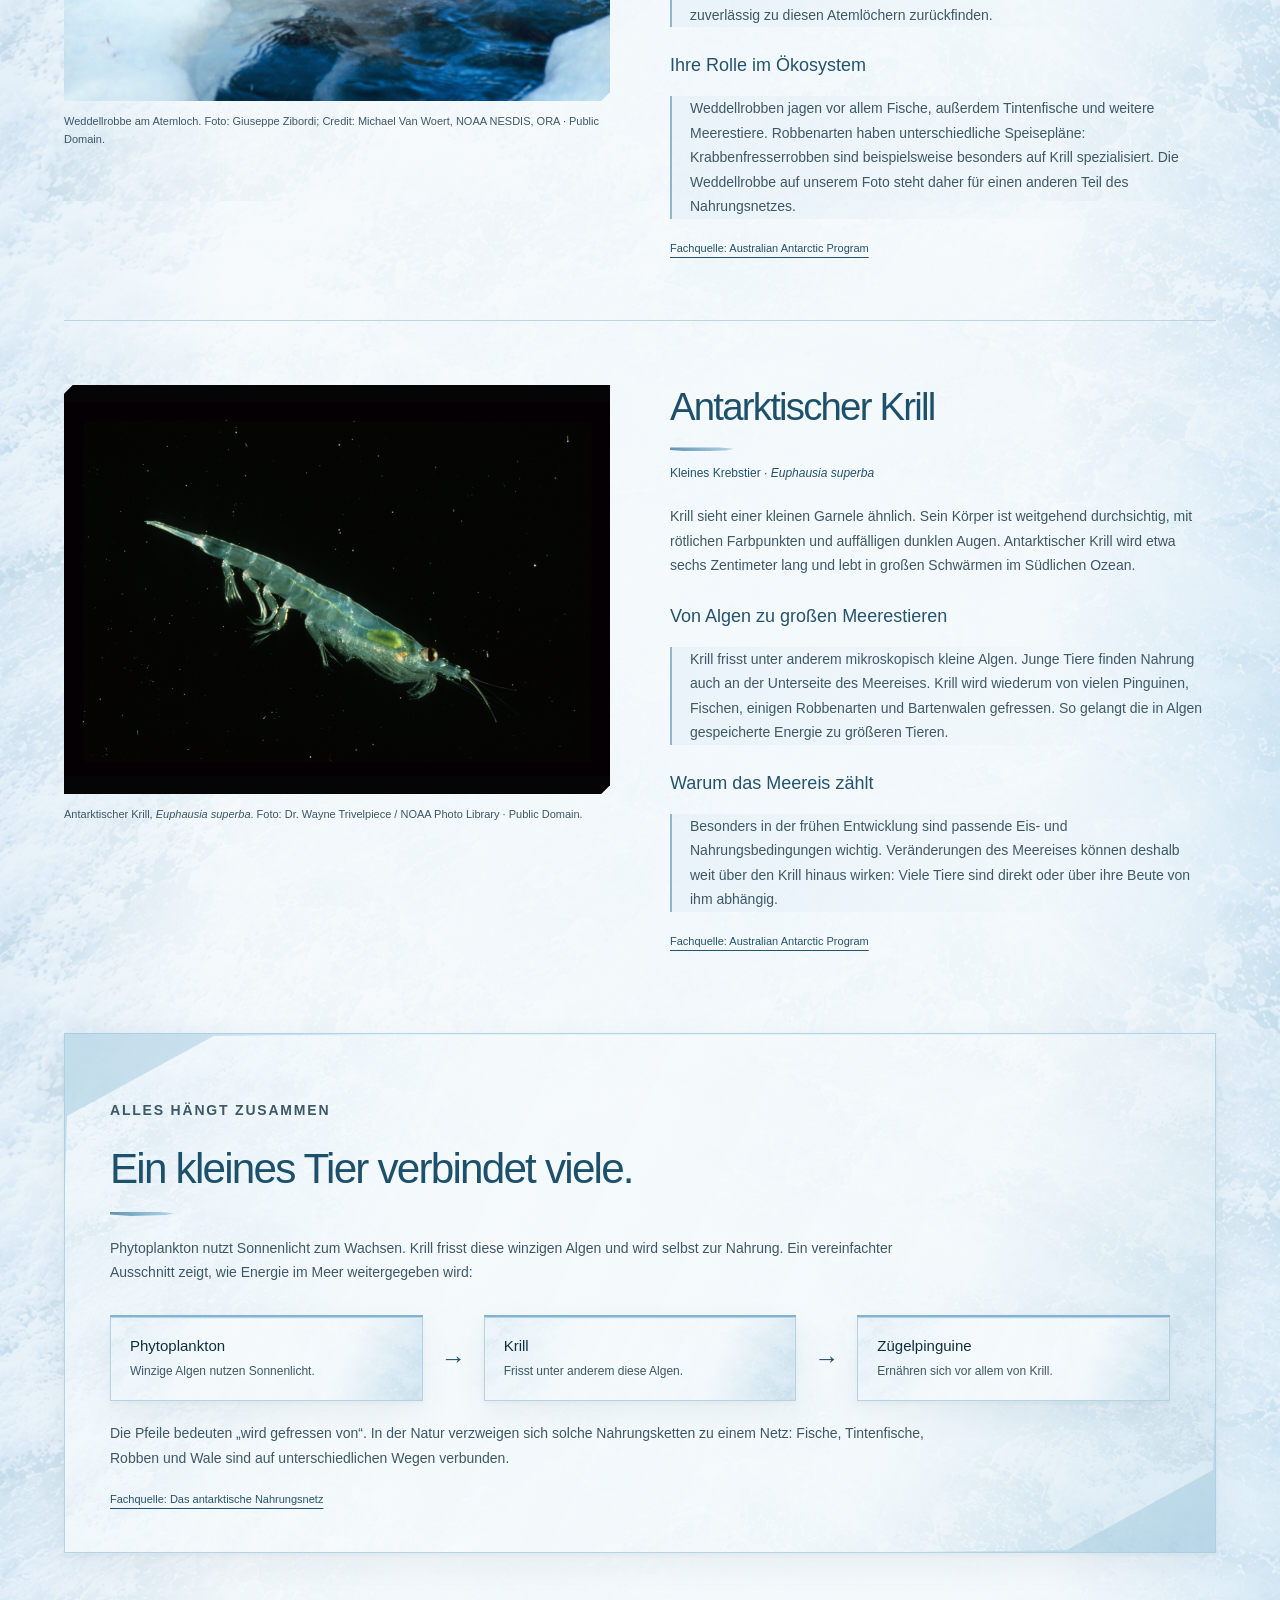
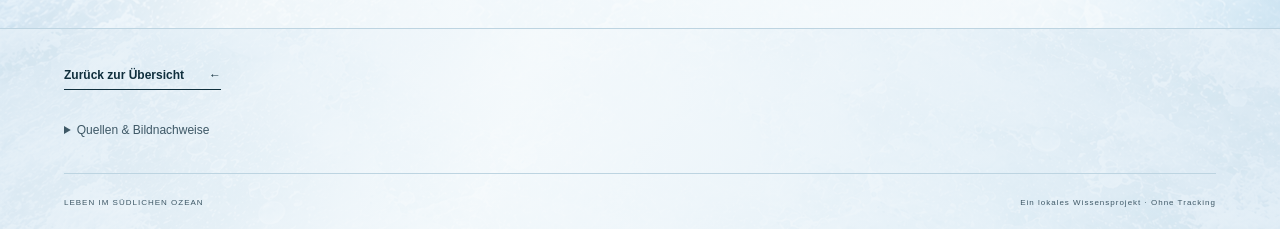
<file: tierwelt.html>
<!DOCTYPE html>
<html lang="de">
<head>
  <meta charset="UTF-8">
  <meta name="viewport" content="width=device-width, initial-scale=1.0">
  <meta name="description" content="Pinguine, Robben und antarktischer Krill: Lerne ihre Lebensweise und ihre Rolle im Nahrungsnetz des Südlichen Ozeans kennen.">
  <meta name="theme-color" content="#102f3d">
  <title>Tierwelt der Antarktis — Leben zwischen Eis und Meer</title>
  <link rel="icon" href="frontend/favicon.svg" type="image/svg+xml">
  <link rel="stylesheet" href="styles.css">
  <script src="scripts.js" defer></script>
</head>
<body>
  <a class="skip-link" href="#inhalt">Zum Inhalt springen</a>
  <!-- Die Hauptnavigation führt zurück zu den Bereichen der Startseite. -->
  <header class="site-header">
    <a class="brand" href="index.html#start" aria-label="Antarktis – Startseite">
      <svg class="brand-icon" viewBox="0 0 42 32" fill="none" aria-hidden="true">
        <path d="M2 29 16 4l8 14 5-8 11 19H2Z" stroke="currentColor" stroke-width="1.8"/>
        <path d="m10 15 6 3 5-5M24 18l5 4 5-3" stroke="currentColor" stroke-width="1.5"/>
      </svg>
      ANTARKTIS<span class="brand-dot">.</span>
    </a>
    <button class="menu-toggle ice-button" type="button" aria-expanded="false" aria-controls="main-navigation" hidden>
      Menü <span aria-hidden="true">☰</span>
    </button>
    <nav id="main-navigation" class="navigation" aria-label="Hauptnavigation">
      <a href="index.html#start">Entdecken</a>
      <a href="index.html#landschaften">Landschaften</a>
      <a href="tierwelt.html" aria-current="page">Tierwelt</a>
      <a href="index.html#wissen">Wissen</a>
    </nav>
    <span class="header-coordinate" aria-label="Südpol: 90 Grad südlicher Breite">
      <svg class="compass-icon" viewBox="0 0 64 64" aria-hidden="true" focusable="false">
        <circle cx="32" cy="32" r="27"/>
        <path d="M32 5v6m27 21h-6M32 59v-6M5 32h6M32 15l8 17-8 17-8-17Z"/>
        <path class="compass-needle" d="m32 15 8 17H24Z"/>
      </svg>
      90° S
    </span>
  </header>

  <main id="inhalt" class="page-width">
    <section class="wildlife-intro" aria-labelledby="wildlife-page-title">
      <p class="eyebrow section-label">TIERWELT DER ANTARKTIS</p>
      <h1 id="wildlife-page-title">Leben zwischen<br><em>Eis und Meer.</em></h1>
      <p>Vom winzigen Krebstier bis zum geschickten Taucher: Drei Einblicke zeigen, wie Tiere hier leben und wie eng ihre Nahrung miteinander verbunden ist.</p>
      <nav class="species-navigation" aria-label="Abschnitte der Tierwelt">
        <a class="ice-button" href="#pinguine">Pinguine</a>
        <a class="ice-button" href="#robben">Robben</a>
        <a class="ice-button" href="#krill">Krill</a>
        <a class="ice-button" href="#oekosystem">Das Nahrungsnetz</a>
      </nav>
    </section>

    <!-- Stabile IDs sind die Ziele der Bildlinks auf der Startseite. -->
    <section class="species-section" id="pinguine" aria-labelledby="penguins-title">
      <figure class="species-photo">
        <img src="frontend/bilder_tiere/pinguine.jpg" alt="Zügelpinguine auf der Felsküste von Coronation Island" width="3735" height="2801">
        <figcaption>Zügelpinguine auf den Südlichen Orkneyinseln. Foto: Morhua · CC0 1.0.</figcaption>
      </figure>
      <div class="species-copy">
        <h2 id="penguins-title">Pinguine</h2>
        <p class="species-name">Im Porträt: Zügelpinguin · <i>Pygoscelis antarctica</i></p>
        <p>Die schwarze Linie unter dem Kinn gibt dem Zügelpinguin seinen Namen. Diese Art brütet vor allem an der Antarktischen Halbinsel und auf Inseln des Südatlantiks. Auf dem Foto siehst du Tiere an einer felsigen Küste.</p>
        <h3>Ein Leben in Kolonien</h3>
        <p>Zur Brutzeit kommen die Tiere an Land zusammen. Beide Eltern übernehmen das Brüten und kümmern sich um den Nachwuchs. Die Nahrung finden sie im Meer; Krill ist ihre wichtigste Beute.</p>
        <h3>Ihre Rolle im Ökosystem</h3>
        <p>Zügelpinguine sind Teil des Nahrungsnetzes: Sie fressen kleine Meerestiere und können selbst etwa Seeleoparden zum Opfer fallen. Andere Pinguinarten ernähren sich stärker von Fisch. Deshalb wirkt sich ein verändertes Nahrungsangebot nicht auf alle Arten gleich aus.</p>
        <a class="species-source" href="https://www.antarctica.gov.au/about-antarctica/animals/penguins/chinstrap-penguin/">Fachquelle: Australian Antarctic Program</a>
      </div>
    </section>

    <section class="species-section" id="robben" aria-labelledby="seals-title">
      <figure class="species-photo">
        <img src="frontend/bilder_tiere/robbe.jpg" alt="Weddellrobbe schaut aus einem Atemloch im antarktischen Eis" width="1816" height="1196" loading="lazy">
        <figcaption>Weddellrobbe am Atemloch. Foto: Giuseppe Zibordi; Credit: Michael Van Woert, NOAA NESDIS, ORA · Public Domain.</figcaption>
      </figure>
      <div class="species-copy">
        <h2 id="seals-title">Robben</h2>
        <p class="species-name">Im Porträt: Weddellrobbe · <i>Leptonychotes weddellii</i></p>
        <p>Weddellrobben leben an den antarktischen Küsten und sind eng mit dem Festeis verbunden – Meereis, das an der Küste verankert ist. Auf dem Eis ruhen sie und bringen ihre Jungen zur Welt. Unter Wasser suchen sie Nahrung.</p>
        <h3>Atmen unter dem Eis</h3>
        <p>Als Säugetiere müssen sie zum Atmen auftauchen. Mit ihren Zähnen halten sie Öffnungen im Eis frei. Auch in der Dunkelheit des Polarwinters müssen sie zuverlässig zu diesen Atemlöchern zurückfinden.</p>
        <h3>Ihre Rolle im Ökosystem</h3>
        <p>Weddellrobben jagen vor allem Fische, außerdem Tintenfische und weitere Meerestiere. Robbenarten haben unterschiedliche Speisepläne: Krabbenfresserrobben sind beispielsweise besonders auf Krill spezialisiert. Die Weddellrobbe auf unserem Foto steht daher für einen anderen Teil des Nahrungsnetzes.</p>
        <a class="species-source" href="https://www.antarctica.gov.au/about-antarctica/animals/seals/weddell-seal/">Fachquelle: Australian Antarctic Program</a>
      </div>
    </section>

    <section class="species-section" id="krill" aria-labelledby="krill-title">
      <figure class="species-photo krill-image">
        <img src="frontend/bilder_tiere/krill.jpg" alt="Antarktischer Krill mit durchscheinendem Körper und großen dunklen Augen" width="4240" height="2893" loading="lazy">
        <figcaption>Antarktischer Krill, <i>Euphausia superba</i>. Foto: Dr. Wayne Trivelpiece / NOAA Photo Library · Public Domain.</figcaption>
      </figure>
      <div class="species-copy">
        <h2 id="krill-title">Antarktischer Krill</h2>
        <p class="species-name">Kleines Krebstier · <i>Euphausia superba</i></p>
        <p>Krill sieht einer kleinen Garnele ähnlich. Sein Körper ist weitgehend durchsichtig, mit rötlichen Farbpunkten und auffälligen dunklen Augen. Antarktischer Krill wird etwa sechs Zentimeter lang und lebt in großen Schwärmen im Südlichen Ozean.</p>
        <h3>Von Algen zu großen Meerestieren</h3>
        <p>Krill frisst unter anderem mikroskopisch kleine Algen. Junge Tiere finden Nahrung auch an der Unterseite des Meereises. Krill wird wiederum von vielen Pinguinen, Fischen, einigen Robbenarten und Bartenwalen gefressen. So gelangt die in Algen gespeicherte Energie zu größeren Tieren.</p>
        <h3>Warum das Meereis zählt</h3>
        <p>Besonders in der frühen Entwicklung sind passende Eis- und Nahrungsbedingungen wichtig. Veränderungen des Meereises können deshalb weit über den Krill hinaus wirken: Viele Tiere sind direkt oder über ihre Beute von ihm abhängig.</p>
        <a class="species-source" href="https://www.antarctica.gov.au/about-antarctica/animals/krill/">Fachquelle: Australian Antarctic Program</a>
      </div>
    </section>

    <section class="ecosystem" id="oekosystem" aria-labelledby="ecosystem-title">
      <p class="eyebrow section-label">ALLES HÄNGT ZUSAMMEN</p>
      <h2 id="ecosystem-title">Ein kleines Tier verbindet viele.</h2>
      <p>Phytoplankton nutzt Sonnenlicht zum Wachsen. Krill frisst diese winzigen Algen und wird selbst zur Nahrung. Ein vereinfachter Ausschnitt zeigt, wie Energie im Meer weitergegeben wird:</p>
      <div class="food-chain" role="group" aria-label="Beispiel einer Nahrungskette: Phytoplankton wird von Krill gefressen; Krill wird von Zügelpinguinen gefressen.">
        <div><strong>Phytoplankton</strong><small>Winzige Algen nutzen Sonnenlicht.</small></div>
        <span aria-hidden="true">→</span>
        <div><strong>Krill</strong><small>Frisst unter anderem diese Algen.</small></div>
        <span aria-hidden="true">→</span>
        <div><strong>Zügelpinguine</strong><small>Ernähren sich vor allem von Krill.</small></div>
      </div>
      <p>Die Pfeile bedeuten „wird gefressen von“. In der Natur verzweigen sich solche Nahrungsketten zu einem Netz: Fische, Tintenfische, Robben und Wale sind auf unterschiedlichen Wegen verbunden.</p>
      <a class="species-source" href="https://www.antarctica.gov.au/about-antarctica/animals/food-web/">Fachquelle: Das antarktische Nahrungsnetz</a>
    </section>
  </main>

  <footer class="site-footer">
    <div class="page-width">
      <a class="text-link" href="index.html#tierwelt">Zurück zur Übersicht <span aria-hidden="true">←</span></a>
      <details class="sources" id="quellen">
        <summary>Quellen & Bildnachweise</summary>
        <p>Alle Inhalte und Bilder sind lokal verfügbar. Externe Fachquellen benötigen eine Internetverbindung.</p>
        <ul>
          <li><a href="https://www.antarctica.gov.au/about-antarctica/animals/penguins/">Australian Antarctic Program – Pinguine und ihre Nahrung</a></li>
          <li><a href="https://www.antarctica.gov.au/about-antarctica/animals/seals/crabeater-seal/">Australian Antarctic Program – Krabbenfresserrobbe</a></li>
          <li><a href="docs/BILDQUELLEN.md">Vollständige lokale Bildnachweise und Lizenzlinks</a></li>
        </ul>
      </details>
      <div class="footer-bottom"><span>LEBEN IM SÜDLICHEN OZEAN</span><span>Ein lokales Wissensprojekt · Ohne Tracking</span></div>
    </div>
  </footer>
</body>
</html>
</file>
<file: styles.css>
/* 01 — Designsystem: Farben, Abstände und Schriften zentral anpassen. */
:root {
  --ink: #102f3d;
  --muted: #3e5866;
  --ice: #e7f1f7;
  --paper: #f6fafc;
  --teal: #24536e;
  --mint: #bfdeee;
  --line: #bdd4e1;
  --ice-texture: url('frontend/bilder_landschaft/eisdecke.png');
  --frost-shadow: 0 12px 32px #214b6510, 0 2px 5px #214b650b;
  --frost-panel: linear-gradient(115deg, #edf6fbe8, #f6fafcfa 32%, #f6fafcf5 72%, #d5e8f2e6);
  --page: 1264px;
  --gutter: clamp(22px, 5vw, 80px);
  --header-height: 88px;
}
* { box-sizing: border-box; }
html { scroll-behavior: smooth; scroll-padding-top: calc(var(--header-height) + 24px); }
body { margin: 0; background: var(--paper); color: var(--ink); font-family: Arial, Helvetica, sans-serif; -webkit-font-smoothing: antialiased; }
button, a, summary { -webkit-tap-highlight-color: transparent; }
button { font: inherit; }
a { color: inherit; text-underline-offset: 5px; }
button, summary { cursor: pointer; }
img { display: block; max-width: 100%; object-fit: cover; }
svg { display: block; }
h1, h2, h3, p { margin: 0; }
p { line-height: 1.75; }
h2 { font-size: clamp(32px, 3.3vw, 48px); line-height: 1.16; font-weight: 500; letter-spacing: -1.8px; }
h3 { font-weight: 500; }
[hidden] { display: none !important; }
:focus-visible { outline: 3px solid var(--teal); outline-offset: 6px; }
.page-width { width: min(var(--page), calc(100% - var(--gutter) * 2)); margin-inline: auto; }
.section-space { padding-block: 96px; }
.eyebrow { font-size: 12px; font-weight: 700; letter-spacing: 1.8px; line-height: 1.65; }
.section-label { color: var(--teal); margin-bottom: 23px; }
.sr-only { position: absolute; width: 1px; height: 1px; padding: 0; overflow: hidden; clip-path: inset(50%); white-space: nowrap; }
.skip-link { position: fixed; left: 20px; top: -100px; background: white; color: var(--ink); padding: 15px; z-index: 100; }
.skip-link:focus { top: 12px; }

/* 02 — Navigation. Der mobile Zustand wird über aria-expanded gesteuert. */
.site-header { height: var(--header-height); padding-inline: var(--gutter); display: flex; align-items: center; justify-content: space-between; gap: 30px; position: sticky; top: 0; z-index: 20; background: var(--paper); border-bottom: 1px solid var(--line); }
.brand { display: inline-flex; gap: 12px; align-items: center; font-size: 18px; font-weight: 700; letter-spacing: 2.8px; text-decoration: none; white-space: nowrap; }
.brand-icon { width: 37px; height: 32px; }
.brand-dot { color: var(--teal); margin-left: -11px; }
.navigation { display: flex; align-items: center; gap: 16px; height: 100%; }
.navigation a { display: flex; align-items: center; justify-content: center; min-height: 44px; padding: 10px; position: relative; isolation: isolate; font-size: 12px; color: var(--muted); text-decoration: none; }
/* Flache Eisflächen für Links; nur das Dekor wird an den Ecken beschnitten. */
.navigation a::before { content: ''; position: absolute; inset: 0; z-index: -1; pointer-events: none; background: linear-gradient(115deg, #e3f0f8ed, #f3f9fcf5 55%, #c8e0edeb), var(--ice-texture) center / cover; box-shadow: inset 0 0 0 1px #adcddd; clip-path: polygon(4px 0, 100% 0, 100% calc(100% - 4px), calc(100% - 4px) 100%, 0 100%, 0 4px); transition: filter .2s, box-shadow .2s; }
.navigation a::after { content: ''; position: absolute; left: 10px; right: 10px; bottom: 3px; height: 1px; pointer-events: none; background: linear-gradient(90deg, #91bbd0, var(--teal), #91bbd0); opacity: .6; transition: opacity .2s, box-shadow .2s; }
.navigation a:is(:hover, :focus-visible, [aria-current]) { color: var(--ink); }
.navigation a:is(:hover, :focus-visible)::before { filter: brightness(1.04); box-shadow: inset 0 0 0 1px #78adc9, inset 0 0 12px #c3e7f9; }
.navigation a:is(:hover, :focus-visible, [aria-current])::after { opacity: 1; }
.navigation a[aria-current]::after { height: 3px; }
.navigation a:is(:hover, :focus-visible)::after { box-shadow: 0 0 7px #70b4d6a6; }
.header-coordinate { font-size: 12px; letter-spacing: 2px; display: flex; gap: 12px; align-items: center; white-space: nowrap; }
.compass-icon { width: 29px; height: 29px; color: var(--teal); }
.compass-icon, .compass-rose { fill: none; stroke: currentColor; stroke-width: 1.5; }
.compass-needle { fill: currentColor; }
.menu-toggle { display: none; }

/* 03 — Titelbild: eigene Bildebene für verständliche Alternativtexte. */
.hero { min-height: 680px; height: min(780px, calc(100svh - var(--header-height))); position: relative; color: white; background: #2b4a5a; display: flex; flex-direction: column; justify-content: center; }
.hero-image, .hero-shade { position: absolute; inset: 0; width: 100%; height: 100%; }
.hero-image { object-position: center 55%; }
.hero-shade { background: linear-gradient(90deg, rgba(8,30,43,.73), rgba(8,30,43,.22) 80%), linear-gradient(0deg, rgba(8,30,43,.60), transparent 36%); }
.hero-content { position: relative; padding-bottom: 45px; }
.hero .eyebrow { display: flex; align-items: center; gap: 15px; width: fit-content; max-width: 100%; padding: 10px 14px; font-size: 13px; letter-spacing: 1.5px; color: #f1f8fc; background: linear-gradient(90deg, #102f3de6, #102f3dbf); margin-bottom: 29px; }
.tiny-line { height: 2px; width: 30px; flex-shrink: 0; background: var(--mint); }
h1 { font-size: clamp(48px, 5.6vw, 82px); line-height: 1.07; letter-spacing: -3.7px; font-weight: 500; }
h1 em { font-family: Georgia, 'Times New Roman', serif; font-weight: 400; letter-spacing: -3px; }
.hero-description { font-size: 15px; margin-top: 26px; color: #e6eeee; }
.button { display: inline-flex; align-items: center; justify-content: space-between; gap: 38px; padding: 18px 24px; font-size: 12px; font-weight: 600; text-decoration: none; transition: background .2s, transform .2s; }
.button-light { color: var(--ink); background: transparent; margin-top: 34px; }
.button span { font-size: 20px; }
.hero-bottom { position: absolute; bottom: 29px; left: 0; right: 0; display: flex; justify-content: space-between; align-items: center; border-top: 1px solid #ffffff40; padding-top: 23px; font-size: 9px; letter-spacing: 1.8px; }
.hero-bottom > span:first-child { display: flex; align-items: center; gap: 9px; }
.status-dot { width: 5px; height: 5px; border-radius: 50%; background: var(--mint); }
.hero-bottom a { text-decoration: none; letter-spacing: .4px; font-size: 11px; }
.hero-bottom a span { padding-left: 18px; }

/* 04 — Editoriale Inhaltsbereiche und Landschaften. */
.intro { padding-block: 90px 64px; display: grid; grid-template-columns: 1fr 1fr; gap: 54px 90px; }
.intro-detail { padding-top: 32px; color: var(--muted); font-size: 14px; max-width: 480px; }
.intro-detail p + p { margin-top: 13px; }
.facts { grid-column: 1 / -1; display: grid; grid-template-columns: repeat(4, 1fr); border-top: 1px solid var(--line); margin: 0; padding-top: 34px; }
.facts > div { padding: 4px 28px; border-left: 1px solid var(--line); display: flex; flex-direction: column-reverse; justify-content: flex-end; gap: 12px; }
.facts > div:first-child { padding-left: 0; border: 0; }
.facts dt { font-size: 11px; color: var(--muted); }
.facts dd { margin: 0; font-size: 38px; font-weight: 400; letter-spacing: -1.5px; }
.facts dd span { font-size: 14px; letter-spacing: 0; margin-left: 6px; color: var(--muted); }
.facts .fact-note dd { font-size: 18px; letter-spacing: -.4px; line-height: 1.4; }
.landscapes { background: var(--ice); }
.section-heading { display: flex; align-items: flex-end; justify-content: space-between; gap: 40px; margin-bottom: 39px; }
.section-heading > p { font-size: 15px; color: var(--ink); line-height: 1.7; max-width: 360px; padding: 4px 0 4px 16px; border-inline-start: 2px solid #91bbd0; }
.landscape-grid { display: grid; grid-template-columns: 1.65fr 1fr; gap: 25px; }
.landscape-feature { position: relative; min-height: 460px; overflow: hidden; background: #244a60; color: white; }
.landscape-feature::after { content: ''; position: absolute; inset: 0; background: linear-gradient(0deg, #0c283bec, #102f3d00 90%); }
.landscape-feature > img { width: 100%; height: 100%; position: absolute; inset: 0; }
.image-caption { position: absolute; z-index: 1; left: 36px; right: 36px; bottom: 34px; }
.image-caption .eyebrow { color: #c5e3e3; }
.image-caption h3 { font-size: 30px; letter-spacing: -.8px; margin-top: 13px; }
.image-caption p { font-size: 12px; color: #e6eeee; max-width: 440px; margin-top: 12px; }
.landscape-note { padding: 36px; background: var(--ice); position: relative; display: flex; flex-direction: column; align-items: flex-start; }
.line-art { font-family: Georgia, serif; font-size: 64px; line-height: 1; color: #487b97; margin-bottom: 30px; }
.landscape-note .eyebrow { color: var(--teal); }
.landscape-note h3 { font-size: 29px; letter-spacing: -.7px; line-height: 1.2; margin-top: 16px; }
.landscape-note > p:not(.eyebrow) { font-size: 12px; color: #415e63; margin-top: 19px; }
.text-link { display: inline-flex; align-items: center; justify-content: space-between; gap: 25px; font-size: 12px; font-weight: 600; padding-bottom: 7px; border-bottom: 1px solid currentColor; text-decoration: none; }
.text-link:hover { color: var(--teal); }
.landscape-note .text-link { margin-block: 25px 35px; }
.note-coordinate { font-size: 8px; letter-spacing: 2px; color: var(--muted); margin-top: auto; }

/* 05 — Tierfilter: hidden entfernt Karten auch aus dem Accessibility-Baum. */
.animal-filters { display: flex; gap: 8px; margin-bottom: 30px; }
.animal-filters button { border: 1px solid transparent; color: var(--ink); background: transparent; border-radius: 0; padding: 11px 21px; font-size: 11px; min-height: 44px; }
.animal-grid { display: grid; grid-template-columns: repeat(3, minmax(0, 1fr)); gap: 30px; }
.animal-card-link { display: block; height: 100%; text-decoration: none; }
.animal-card-link:hover h3, .animal-card-link:focus-visible h3 { color: var(--teal); }
.animal-card-link:focus-visible { outline-offset: 8px; }
.animal-image-wrap { position: relative; overflow: hidden; background: var(--ice); }
.animal-image-wrap img { width: 100%; height: 255px; transition: transform .5s; }
.animal-card:hover img { transform: scale(1.025); }
.image-tag { position: absolute; bottom: 18px; left: 20px; max-width: calc(100% - 40px); padding: 12px 16px; color: var(--ink); font-size: 10px; font-weight: 600; line-height: 1.5; letter-spacing: 1px; }
.animal-description { padding: 23px 20px 26px; }
.animal-description h3 { display: flex; justify-content: space-between; gap: 12px; font-size: 24px; letter-spacing: -.5px; }
.animal-description h3 span { font-size: 20px; color: var(--teal); }
.animal-description p { font-size: 12px; color: var(--muted); margin-top: 13px; max-width: 460px; }

/* 06 — Native Details bleiben ohne Skript per Tastatur bedienbar. */
.knowledge { background: var(--ink); color: var(--paper); }
.knowledge-grid { display: grid; grid-template-columns: 1fr 1.4fr; gap: 100px; }
.knowledge .section-label { color: var(--mint); }
.knowledge-intro { font-size: 13px; color: #b4c9ce; margin-top: 25px; }
.questions details { border-top: 1px solid #3d5763; padding-block: 24px; }
.questions details:last-child { border-bottom: 1px solid #3d5763; }
.questions summary { list-style: none; font-size: 14px; line-height: 1.6; padding-right: 30px; position: relative; }
.questions summary::-webkit-details-marker { display: none; }
.questions summary::after { content: '+'; position: absolute; right: 2px; font-size: 22px; top: -5px; color: var(--mint); }
.questions details[open] summary::after { content: '−'; }
.questions details p { font-size: 12px; color: #c0d0d5; padding-top: 17px; }

/* Orientierung und Ortsvergleich bleiben auch mobil vollständig sichtbar. */
.polar-guide { grid-column: 1 / -1; min-width: 0; padding-top: 45px; border-top: 1px solid #3d5763; }
.polar-explanation { display: grid; grid-template-columns: 112px minmax(0, 1fr); gap: 32px; align-items: start; max-width: 890px; }
.compass-rose { width: 112px; height: 112px; color: var(--mint); }
.compass-inner-ring { opacity: .35; }
.compass-rose text { fill: currentColor; stroke: none; font-size: 13px; text-anchor: middle; }
.polar-explanation h3 { font-size: 27px; letter-spacing: -.5px; margin-bottom: 17px; }
.polar-explanation p { font-size: 13px; color: #c0d0d5; }
.polar-explanation p + p { margin-top: 12px; }
.polar-explanation strong { color: var(--paper); font-weight: 500; }
.polar-comparison { width: 100%; border-collapse: collapse; margin-top: 38px; text-align: left; font-size: 13px; line-height: 1.65; }
.polar-comparison caption { text-align: left; font-size: 20px; padding-bottom: 23px; }
.polar-comparison caption span { display: block; color: #b4c9ce; font-size: 11px; margin-top: 5px; }
.polar-comparison th, .polar-comparison td { padding: 17px 20px 17px 0; border-bottom: 1px solid #3d5763; vertical-align: top; }
.polar-comparison thead th { color: var(--mint); font-size: 11px; font-weight: 400; padding-top: 0; }
.polar-comparison tbody th { width: 23%; font-weight: 500; }
.polar-comparison tbody th span { display: block; color: #b4c9ce; font-size: 11px; font-weight: 400; }
.polar-comparison td:nth-child(2) { width: 15%; white-space: nowrap; color: var(--mint); }
.polar-comparison td:last-child { color: #c0d0d5; padding-right: 0; }
.polar-context { font-size: 12px; color: #b4c9ce; margin-top: 20px; max-width: 750px; }
.closing { text-align: center; padding-block: 100px; }
.closing h2 { font-family: Georgia, 'Times New Roman', serif; font-size: clamp(38px, 4vw, 56px); letter-spacing: -1.8px; }
.closing > p:not(.eyebrow) { color: var(--muted); font-size: 13px; margin-top: 25px; }
.closing .text-link { margin-top: 28px; }
.site-footer { border-top: 1px solid var(--line); padding-block: 36px 22px; }
.footer-top { display: flex; align-items: center; justify-content: space-between; gap: 24px; }
.footer-top .brand { font-size: 14px; }
.footer-top p, .footer-top > a:last-child { font-size: 10px; color: var(--muted); }
.footer-bottom { display: flex; justify-content: space-between; gap: 20px; padding-top: 24px; margin-top: 29px; border-top: 1px solid var(--line); color: var(--muted); font-size: 8px; letter-spacing: 1px; }
.sources { margin-top: 26px; font-size: 12px; color: var(--muted); }
.sources summary { width: fit-content; padding: 7px 0; }
.sources p { margin-top: 15px; }
.sources ul { padding-left: 20px; line-height: 2; }

/* Tierwelt-Unterseite: gemeinsam genutztes CSS, statische Abschnitte statt Pop-ups. */
.wildlife-intro { padding-block: 70px 46px; }
.wildlife-intro h1 { font-size: clamp(40px, 5vw, 68px); letter-spacing: -2px; max-width: 900px; }
.wildlife-intro > p:not(.eyebrow) { color: var(--muted); max-width: 680px; font-size: 15px; margin-top: 25px; }
.species-navigation { display: flex; flex-wrap: wrap; gap: 12px; margin-top: 30px; }
.species-navigation a { display: inline-flex; align-items: center; justify-content: center; min-height: 44px; max-width: 100%; font-size: 13px; font-weight: 600; padding: 13px 22px; color: var(--ink); text-decoration: none; }
.species-section { display: grid; grid-template-columns: minmax(0, 1fr) minmax(0, 1fr); gap: 60px; padding-block: 64px; border-top: 1px solid var(--line); }
.species-photo { margin: 0; }
.species-photo img { width: 100%; height: auto; aspect-ratio: 4 / 3; }
.krill-image img { object-fit: contain; background: #050505; }
.species-photo figcaption { margin-top: 12px; font-size: 11px; line-height: 1.6; color: var(--muted); }
.species-copy h2 { font-size: clamp(30px, 3vw, 42px); }
.species-name { margin-top: 12px; color: var(--teal); font-size: 12px; }
.species-copy > p:not(.species-name) { font-size: 14px; color: var(--muted); margin-top: 20px; }
.species-copy h3 { font-size: 18px; margin-top: 28px; }
.species-copy > h3 + p { margin-top: 9px; }
.species-source { font-size: 11px; display: inline-block; margin-top: 23px; color: var(--teal); }
.ecosystem { margin-block: 20px 75px; padding: 46px; background: var(--ice); }
.ecosystem > p { font-size: 14px; color: var(--muted); margin-top: 20px; max-width: 850px; }
.food-chain { display: flex; align-items: center; gap: 18px; margin-top: 30px; }
.food-chain > div { flex: 1; padding: 20px; background: var(--paper); border-top: 2px solid var(--teal); }
.food-chain strong { display: block; font-size: 15px; font-weight: 500; }
.food-chain small { display: block; font-size: 12px; line-height: 1.6; margin-top: 8px; color: var(--muted); }
.food-chain > span { color: var(--teal); font-size: 25px; }

/* Gemeinsame Eisoberfläche: vorhandene Textur wiederverwenden, Schriftflächen
   mit hellen bzw. dunklen Farbschichten beruhigen. Kein fixierter Hintergrund,
   kein zusätzlicher Scroll-Effekt und keine Dekoration über Bedienelementen. */
body:not(.opening-page) {
  background-color: var(--paper);
  background-image: linear-gradient(90deg, #e4f0f8d9, #f6fafcf5 18%, #f6fafcf5 82%, #e4f0f8d9), var(--ice-texture);
  background-size: auto, 1600px auto;
}
.site-header {
  background: linear-gradient(105deg, #e4f0f8ed, #f6fafcfa 35%, #f6fafcf5 75%, #d5e8f2e6), var(--ice-texture) center / cover;
  box-shadow: 0 3px 15px #173e5110;
}
.landscapes {
  background: linear-gradient(110deg, #c9dfede6, #e7f1f7f5 28%, #edf5f9f5 72%, #c9dfede6), var(--ice-texture) center / cover;
}
.landscape-note, .animal-card-link, .ecosystem, .food-chain > div {
  background: var(--frost-panel), var(--ice-texture) center / cover;
  box-shadow: inset 0 0 0 1px #b7d2e2, inset 0 2px 0 #e3f3fc, var(--frost-shadow);
}
/* Nur die dekorativen Flächen erhalten Bruchkanten. Inhalte und Fokusrahmen
   werden nicht beschnitten; auch lange Texte dürfen die Karten vergrößern. */
.landscape-note, .ecosystem { isolation: isolate; }
.ecosystem { position: relative; }
.landscape-note::before, .landscape-note::after,
.ecosystem::before, .ecosystem::after {
  content: '';
  position: absolute;
  inset: 0;
  z-index: -1;
  pointer-events: none;
  background: linear-gradient(135deg, #a6cce09c, #dceef862 48%, #92bdd48c);
  clip-path: polygon(0 0, 36% 0, 13% 3px, 3px 16%, 0 36%);
}
.landscape-note::after, .ecosystem::after { transform: rotate(180deg); }
.animal-card-link { transition: box-shadow .2s; }
.animal-card-link:hover, .animal-card-link:focus-visible {
  box-shadow: inset 0 0 0 1px #8db8cf, inset 0 2px 0 #e3f3fc, 0 12px 30px #214b651c;
}
.animal-image-wrap, .species-photo img {
  clip-path: polygon(9px 0, 100% 0, 100% calc(100% - 9px), calc(100% - 9px) 100%, 0 100%, 0 9px);
}
.landscape-feature { box-shadow: var(--frost-shadow); }
.food-chain > div { border-top-color: #83b3cd; }
.knowledge {
  background: linear-gradient(110deg, #173e53ed, #102f3dfa 28%, #102f3dfa 72%, #173e53ed), var(--ice-texture) center / cover;
}
.hero :focus-visible, .knowledge :focus-visible { outline-color: var(--mint); }
.questions details, .questions details:last-child, .polar-guide,
.polar-comparison th, .polar-comparison td { border-color: #406175; }
.polar-comparison tbody tr:nth-child(odd) { background: #b4d7eb06; }
.compass-rose { filter: drop-shadow(0 0 12px #8ac5e526); }
.site-footer {
  background: linear-gradient(110deg, #e2eef6ed, #f6fafcf7 40%, #e2eef6ed), var(--ice-texture) center / cover;
}
/* Flache, unregelmäßige Eissäume liegen innerhalb der freien Abschnittsränder. */
.landscapes, .knowledge { position: relative; }
.landscapes::before, .knowledge::before, .knowledge::after {
  content: '';
  position: absolute;
  left: 0;
  right: 0;
  height: 12px;
  pointer-events: none;
  background: linear-gradient(90deg, #92bdd4b3, #cbe2efad 45%, #92bdd4b3);
  clip-path: polygon(0 0, 100% 0, 100% 30%, 88% 56%, 76% 25%, 63% 66%, 49% 34%, 34% 80%, 18% 40%, 7% 70%, 0 45%);
}
.landscapes::before, .knowledge::before { top: 0; }
.knowledge::after { bottom: 0; transform: rotate(180deg); }

/* Überschriften bleiben Text: Farbe und kurze Eiskante ordnen die Inhalte,
   ohne den Titel wie ein weiteres Bedienelement einzurahmen. */
:is(.intro, .section-heading, .species-copy, .ecosystem, .closing) h2,
.wildlife-intro h1 { color: #1d506b; }
:is(.landscape-note, .animal-description, .species-copy) h3 { color: var(--teal); }
.hero h1 em { color: #d9eef8; }
.knowledge h2, .knowledge h3 { color: #e3f2fa; }
:is(.intro, .section-heading, .species-copy, .ecosystem) h2::after,
.wildlife-intro h1::after, .knowledge h2::after {
  content: '';
  display: block;
  width: 64px;
  height: 4px;
  margin-top: 18px;
  background: linear-gradient(90deg, #5f94b2, #b5d6e7);
  clip-path: polygon(0 0, 77% 0, 100% 35%, 87% 75%, 33% 100%, 0 65%);
  pointer-events: none;
}
.knowledge h2::after { background: linear-gradient(90deg, #91bfd8, #d3e9f4); }
/* Wenige erklärende Flächen erhalten eine Seitenkante. Die native Struktur
   von Absätzen, Überschriften und Wissensfragen bleibt unverändert. */
.intro-detail, .species-copy > h3 + p {
  border-inline-start: 2px solid #8db7cd;
  padding-inline: 18px 12px;
  background: linear-gradient(90deg, #deedf67a, #f6fafc00 85%);
}
.polar-explanation > div {
  border-inline-start: 2px solid #7daac3;
  padding-inline-start: 22px;
  background: linear-gradient(90deg, #bedff00b, transparent 85%);
}
.facts dd { color: #1d506b; }

/* Eisbuttons: Dekor liegt hinter dem Text und verändert keine Abstände.
   Die SVG-Maske beschränkt den Lichtreflex auf die Innenränder. */
.ice-button { position: relative; isolation: isolate; }
/* Bildlabels teilen nur das Material: keine eigene Aktion und kein Tabstopp.
   Ihre absolute Position kommt weiterhin von .image-tag. */
.ice-label { isolation: isolate; }
.ice-button::before, .ice-label::before { content: ''; position: absolute; inset: 0; z-index: -1; pointer-events: none; background: radial-gradient(ellipse, #dfedf3eb 30%, #dfedf300 74%), url('frontend/bilder_landschaft/eisdecke.png') center / cover; clip-path: polygon(2% 5%, 12% 2%, 36% 5%, 54% 2%, 72% 6%, 98% 2%, 100% 20%, 98% 47%, 100% 63%, 98% 96%, 78% 94%, 60% 99%, 36% 94%, 2% 98%, 0 73%, 2% 47%, 0 26%); }
.ice-decorated:is(.ice-button, .ice-label)::before { display: none; }
.ice-button-art { position: absolute; inset: 0; width: 100%; height: 100%; z-index: -1; overflow: visible; pointer-events: none; filter: drop-shadow(0 2px 1px #12384e1c); }
.ice-ui-base { fill: #8ebbcf; stroke: #6399b1; stroke-width: .6; }
.ice-ui-tint { opacity: .15; }
.ice-ui-selected { opacity: 0; transition: opacity .15s; }
.ice-button[aria-pressed="true"] .ice-ui-selected,
.ice-button[aria-expanded="true"] .ice-ui-selected { opacity: 1; }
.ice-ui-inner-edge { fill: none; stroke: #a6ccdf; stroke-width: 1; opacity: .6; }
.ice-ui-lit-edge { fill: none; stroke: #b9deee; stroke-width: 1.8; opacity: 0; transition: opacity .22s; }
.ice-tone-light, .ice-tone-quiet { stop-color: #dfedf3; }
.ice-tone-mid { stop-color: #cce2ec; }
.ice-tone-blue { stop-color: #a9cedf; }
.ice-tone-beam { stop-color: #b7ddeb; }
.ice-tone-beam-center { stop-color: #cbe8f4; }
.ice-button:is(:hover, :focus-visible, .ice-lit) .ice-ui-lit-edge { opacity: .9; }
.ice-button:is(:hover, :focus-visible, .ice-lit) .ice-ui-glint { animation: ice-edge-light .85s ease-out both; }
@keyframes ice-edge-light { from { transform: translateX(0); } to { transform: translateX(260%); } }

/* Optionaler Eis-Einstieg: vier Schollen mit gemeinsamer lokaler Textur.
   Die passgenauen SVG-Bruchkanten werden in opening.html gepflegt. */
.opening-page { background: #d8edf3; }
.opening-stage { position: relative; height: 100svh; overflow: hidden; isolation: isolate; }
.opening-destination, .ice-surface { position: absolute; inset: 0; width: 100%; height: 100%; }
.opening-destination { background: #2b4a5a url('frontend/bilder_landschaft/hero-antarktis.jpg') center / cover; pointer-events: none; }
.opening-destination iframe { display: block; border: 0; width: 100%; height: 100%; }
.ice-surface { z-index: 1; overflow: visible; transition: opacity .12s ease-out; }
.ice-plate { stroke: #28596e; stroke-width: 8; stroke-linejoin: round; }
.ice-edge { fill: none; stroke: #effcff; stroke-width: 3; stroke-linejoin: bevel; transform: translateY(-4px); opacity: .85; }
.ice-hairline { fill: none; stroke: #427c91; stroke-width: 1.5; opacity: .38; }
.ice-slab { transform-box: view-box; transform-origin: center; transition: transform 1.05s cubic-bezier(.55, .02, .25, 1) .08s; }
.opening-brand { position: absolute; z-index: 2; top: 9%; left: 0; width: 100%; text-align: center; text-transform: uppercase; font-size: clamp(16px, 2vw, 23px); font-weight: 500; letter-spacing: .38em; padding-left: .38em; line-height: 1.5; color: #153b50; text-shadow: 0 1px 14px #fff; }
.ice-trigger { position: absolute; z-index: 3; top: 49%; left: 50%; transform: translate(-50%, -45%); width: min(540px, 88%); height: min(310px, 46%); display: flex; align-items: flex-end; justify-content: center; padding-bottom: 24px; text-decoration: none; color: #12384e; }
.ice-trigger span { font-family: Georgia, 'Times New Roman', serif; font-size: clamp(25px, 3vw, 40px); line-height: 1.2; text-align: center; text-shadow: 0 1px 15px #fff, 0 0 30px #f0fbff; transition: transform .2s, color .2s; }
.ice-trigger:hover span { transform: translateY(-3px); color: #071f30; }
.ice-trigger:focus-visible { outline: 2px solid #153b50; outline-offset: 8px; background: #f5fcff24; }
.opening-brand, .ice-trigger { transition: opacity .18s ease-out; }
.is-opening .opening-brand, .is-opening .ice-trigger { opacity: 0; }
.is-opening .ice-slab-top { transform: translateY(-105%); }
.is-opening .ice-slab-right { transform: translateX(105%); }
.is-opening .ice-slab-bottom { transform: translateY(105%); }
.is-opening .ice-slab-left { transform: translateX(-105%); }
@media (prefers-reduced-motion: reduce) {
  .is-opening .ice-surface { opacity: 0; }
  .is-opening .ice-slab { transform: none; }
}

/* 07 — Responsive Layout, ohne separate mobile Inhalte. */
@media (min-width: 1600px) { .site-header { padding-inline: max(var(--gutter), calc((100vw - var(--page)) / 2)); } }
@media (max-width: 1000px) {
  .header-coordinate { display: none; }
  .navigation { gap: 5px; }
  .hero { min-height: 620px; }
  .intro { gap: 45px; }
  .facts > div { padding-inline: 20px; }
  .facts dd { font-size: 30px; }
  .section-heading { align-items: flex-start; }
  .section-heading > p { max-width: 250px; }
  .landscape-grid { grid-template-columns: 1.25fr 1fr; }
  .landscape-note { padding: 28px; }
  .image-caption { left: 28px; right: 28px; }
  .animal-image-wrap img { height: 220px; }
  .species-section { gap: 32px; }
  .knowledge-grid { gap: 45px; }
}
@media (max-width: 760px) {
  :root { --header-height: 72px; }
  .site-header { gap: 16px; height: auto; min-height: var(--header-height); flex-wrap: wrap; padding-block: 18px; }
  .brand { font-size: 15px; gap: 10px; letter-spacing: 2px; }
  .brand-icon { width: 30px; height: 26px; }
  .brand-dot { margin-left: -9px; }
  .js .menu-toggle { display: inline-flex; align-items: center; gap: 12px; background: transparent; border: 1px solid transparent; padding: 10px 12px; font-size: 11px; min-height: 44px; margin-block: -8px; color: var(--ink); }
  .navigation { width: 100%; height: auto; justify-content: flex-start; flex-wrap: wrap; gap: 6px; padding-block: 14px 4px; }
  .js .navigation { display: none; }
  .js .navigation.is-open { display: flex; }
  .navigation a { flex: 1 0 auto; font-size: 11px; min-height: 44px; padding-inline: 8px; }
  .hero { min-height: 620px; height: calc(92svh - var(--header-height)); max-height: 780px; }
  h1 { font-size: clamp(43px, 8vw, 62px); letter-spacing: -2px; }
  h1 em { letter-spacing: -2px; }
  .hero .eyebrow { font-size: 12px; letter-spacing: 1px; gap: 10px; margin-bottom: 25px; }
  .tiny-line { width: 20px; }
  .hero-description { font-size: 13px; max-width: 350px; }
  .hero-content { padding-bottom: 30px; }
  .hero-bottom { font-size: 7px; letter-spacing: 1px; }
  .hero-bottom a { font-size: 10px; }
  .desktop-break { display: none; }
  .intro { padding-block: 60px; grid-template-columns: 1fr; gap: 26px; }
  .intro-detail { padding-top: 0; }
  .facts { grid-template-columns: 1fr 1fr; gap: 30px 0; margin-top: 12px; }
  .facts > div:nth-child(3) { border-left: 0; padding-left: 0; }
  .facts dt { font-size: 10px; }
  .facts .fact-note dd { font-size: 16px; }
  .section-space { padding-block: 60px; }
  .section-heading { display: block; }
  .section-heading > p { margin-top: 22px; max-width: 400px; }
  .landscape-grid { grid-template-columns: 1fr; }
  .landscape-feature { min-height: 400px; }
  .landscape-note { padding: 30px; }
  .line-art { margin-bottom: 20px; }
  .animal-grid { grid-template-columns: 1fr; gap: 40px; }
  .animal-filters { gap: 6px; flex-wrap: wrap; }
  .animal-filters button { padding-inline: 16px; }
  .animal-image-wrap img { height: auto; aspect-ratio: 4 / 3; }
  .wildlife-intro { padding-block: 45px 35px; }
  .species-section { grid-template-columns: 1fr; gap: 28px; padding-block: 40px; }
  .ecosystem { padding: 26px; margin-bottom: 50px; }
  .food-chain { flex-direction: column; align-items: stretch; gap: 12px; }
  .food-chain > span { align-self: center; transform: rotate(90deg); }
  .knowledge-grid { grid-template-columns: 1fr; gap: 40px; }
  .polar-guide { padding-top: 35px; }
  .polar-explanation { grid-template-columns: 1fr; gap: 22px; }
  .compass-rose { width: 82px; height: 82px; }
  .polar-explanation h3 { font-size: 25px; }
  .polar-comparison { font-size: 12px; }
  .polar-comparison th, .polar-comparison td { padding: 14px 10px 14px 0; overflow-wrap: anywhere; }
  .polar-comparison tbody th { width: 28%; }
  .polar-comparison td:nth-child(2) { width: 19%; }
  .questions summary { font-size: 13px; }
  .closing { padding-block: 70px; }
  .footer-top { flex-wrap: wrap; }
  .footer-top p { width: 100%; order: 3; }
  .footer-bottom { flex-wrap: wrap; font-size: 7px; gap: 14px; }
}
@media (prefers-reduced-motion: reduce) {
  html { scroll-behavior: auto; }
  *, *::before, *::after { transition: none !important; animation: none !important; }
  /* Ruhige Blende ohne Verschieben der Eisflächen. */
  .opening-page .ice-surface { transition: opacity .12s ease-out !important; }
}
</file>
